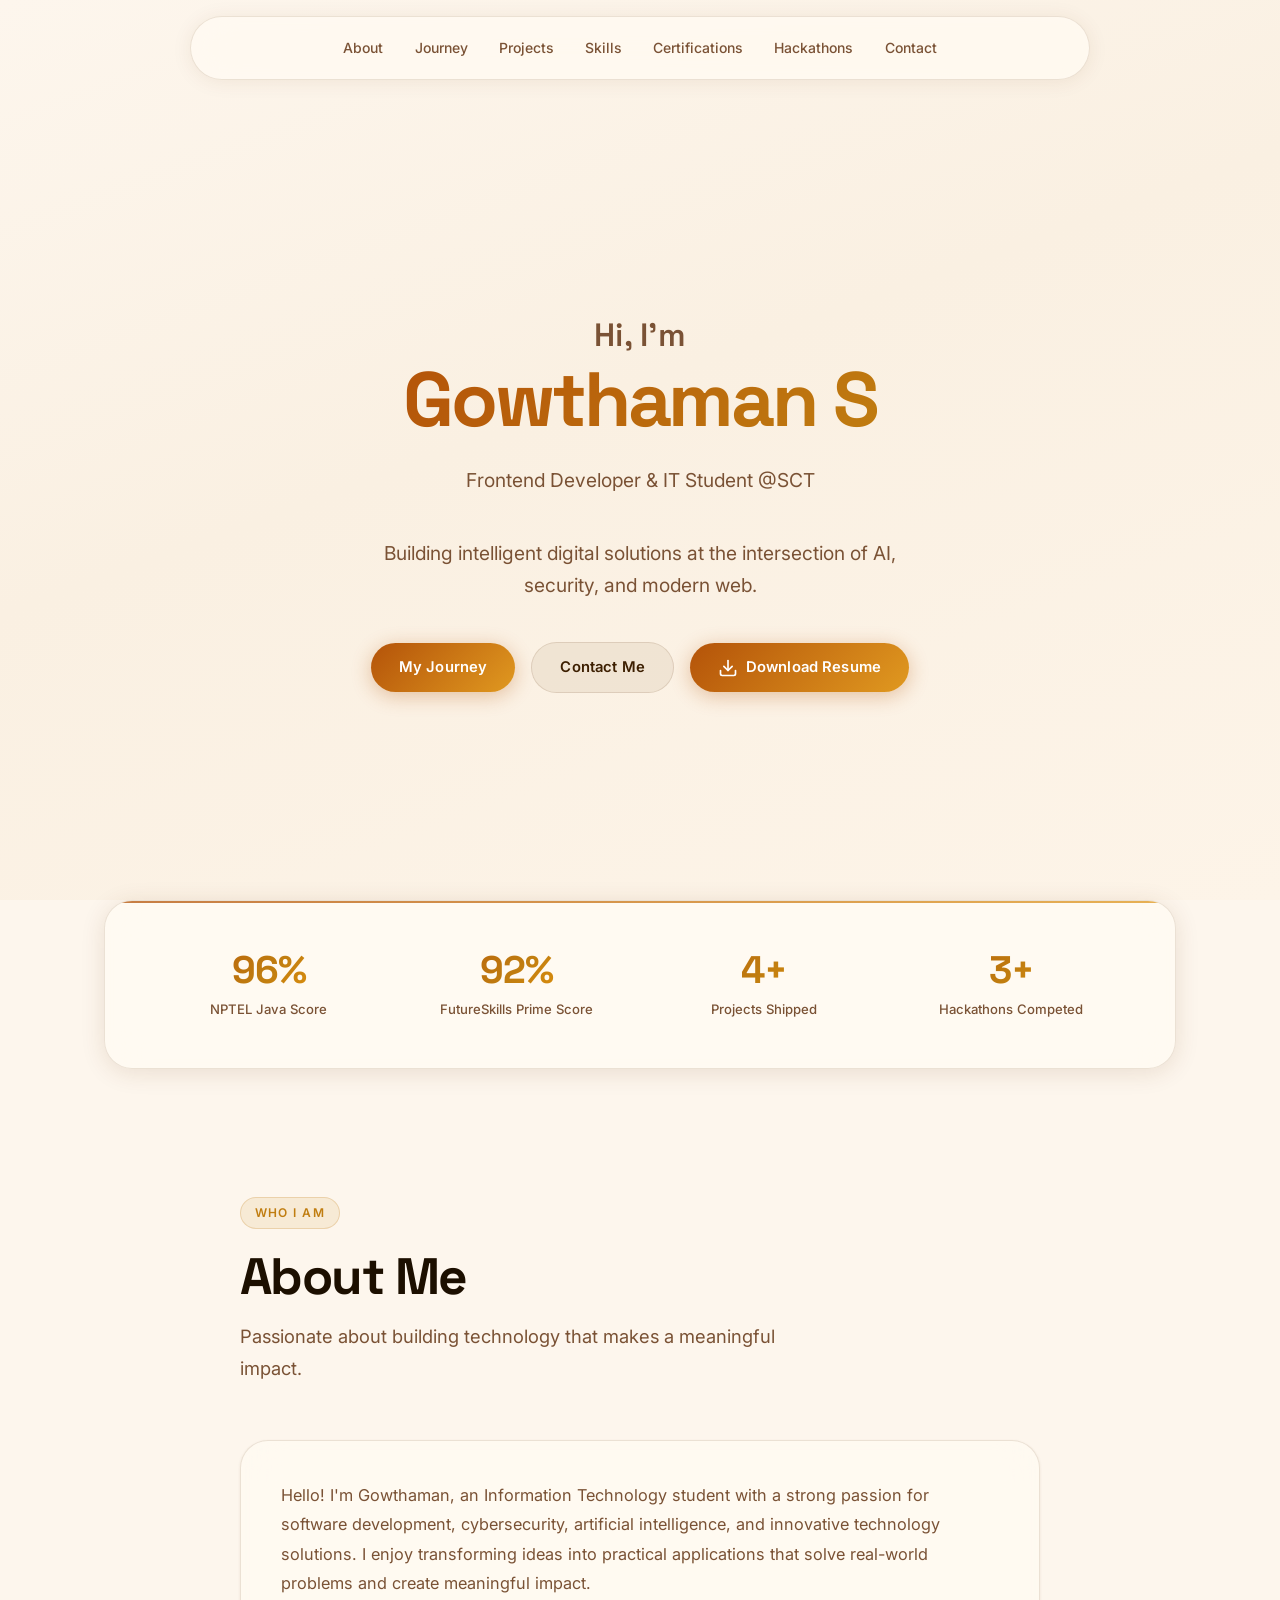
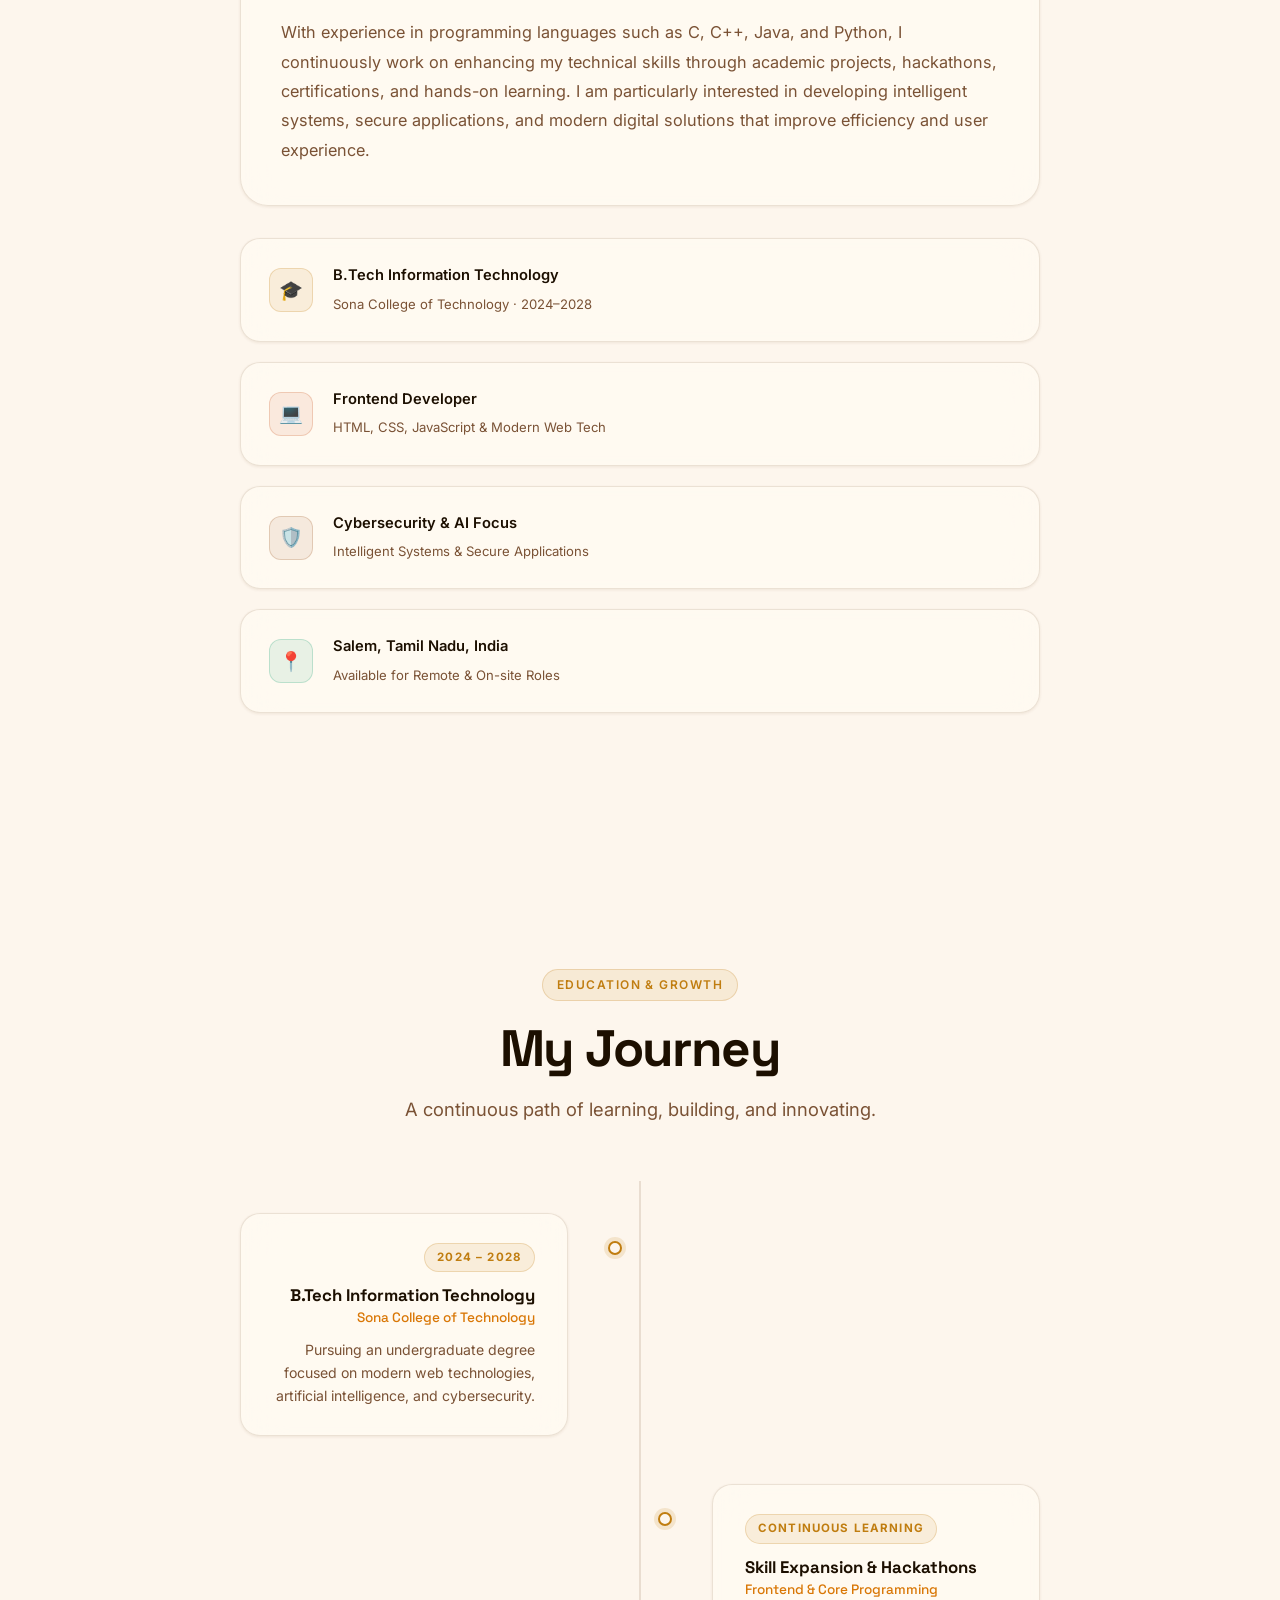
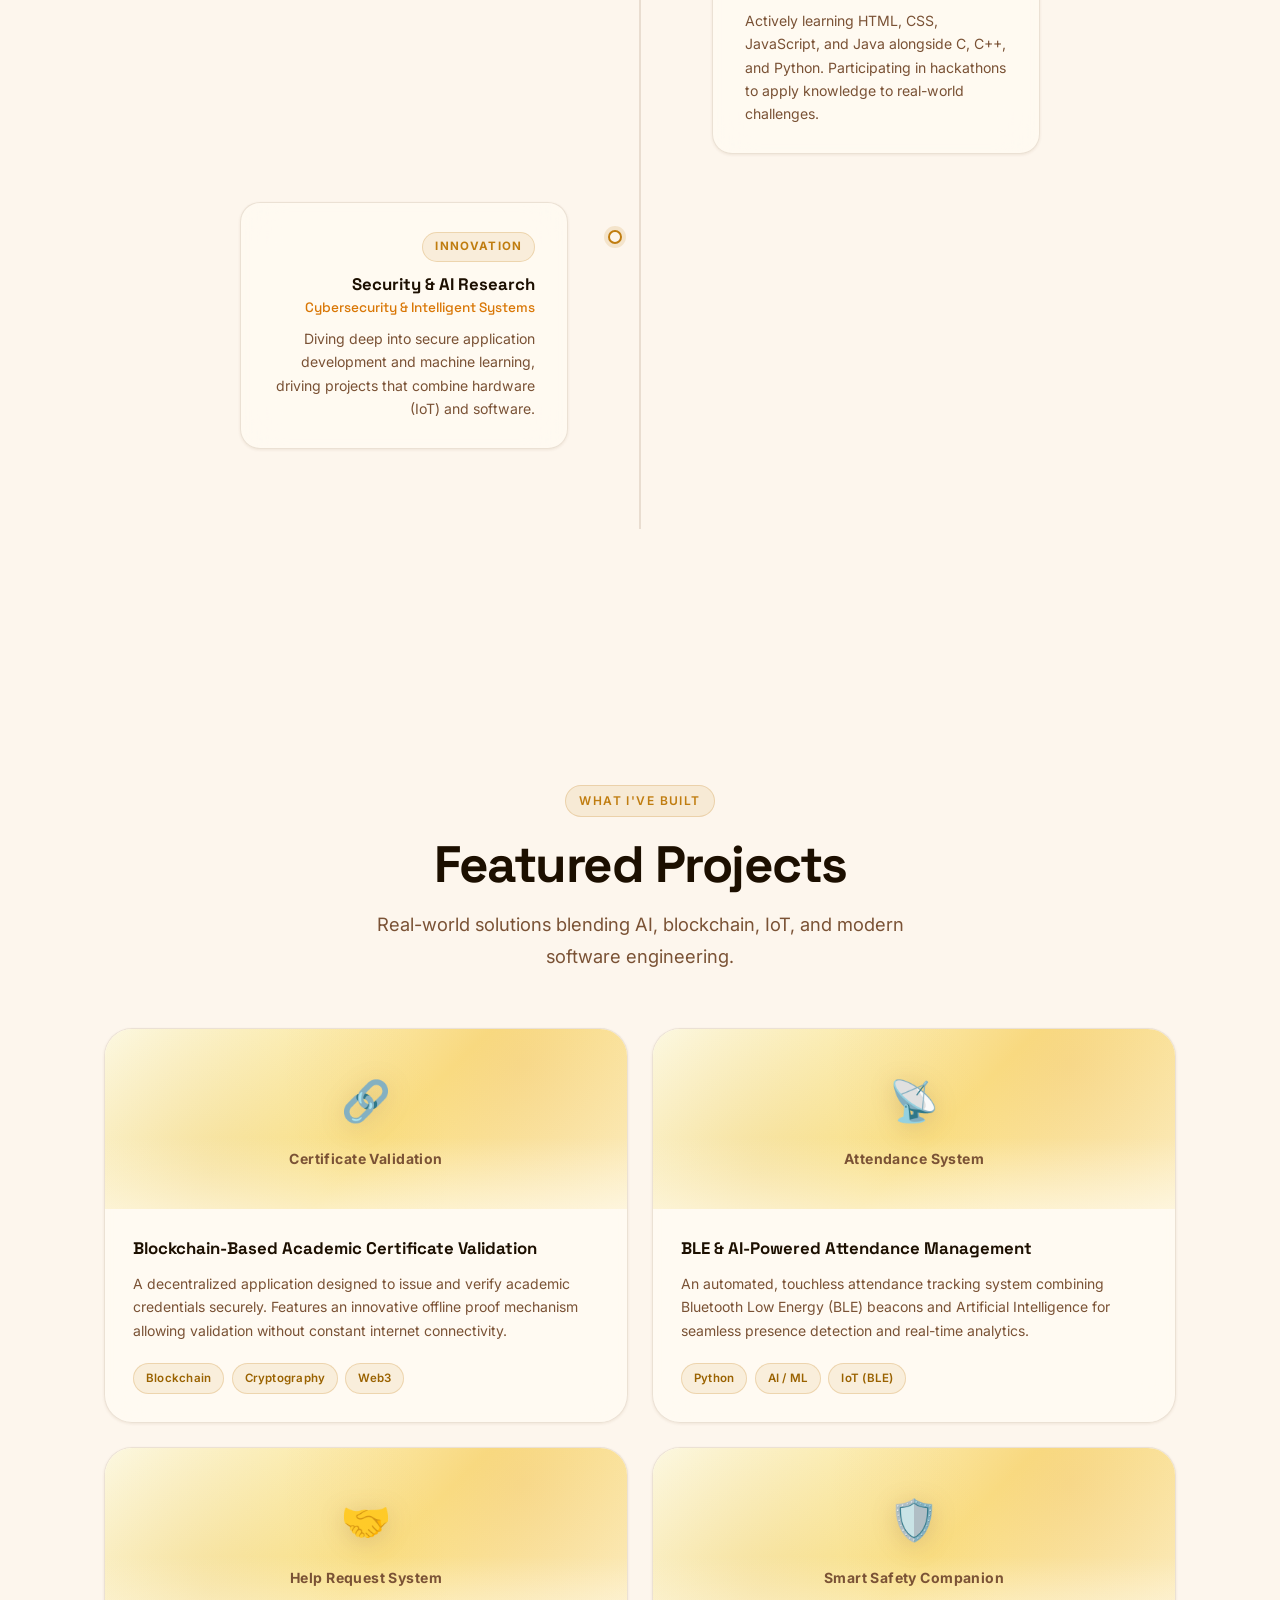
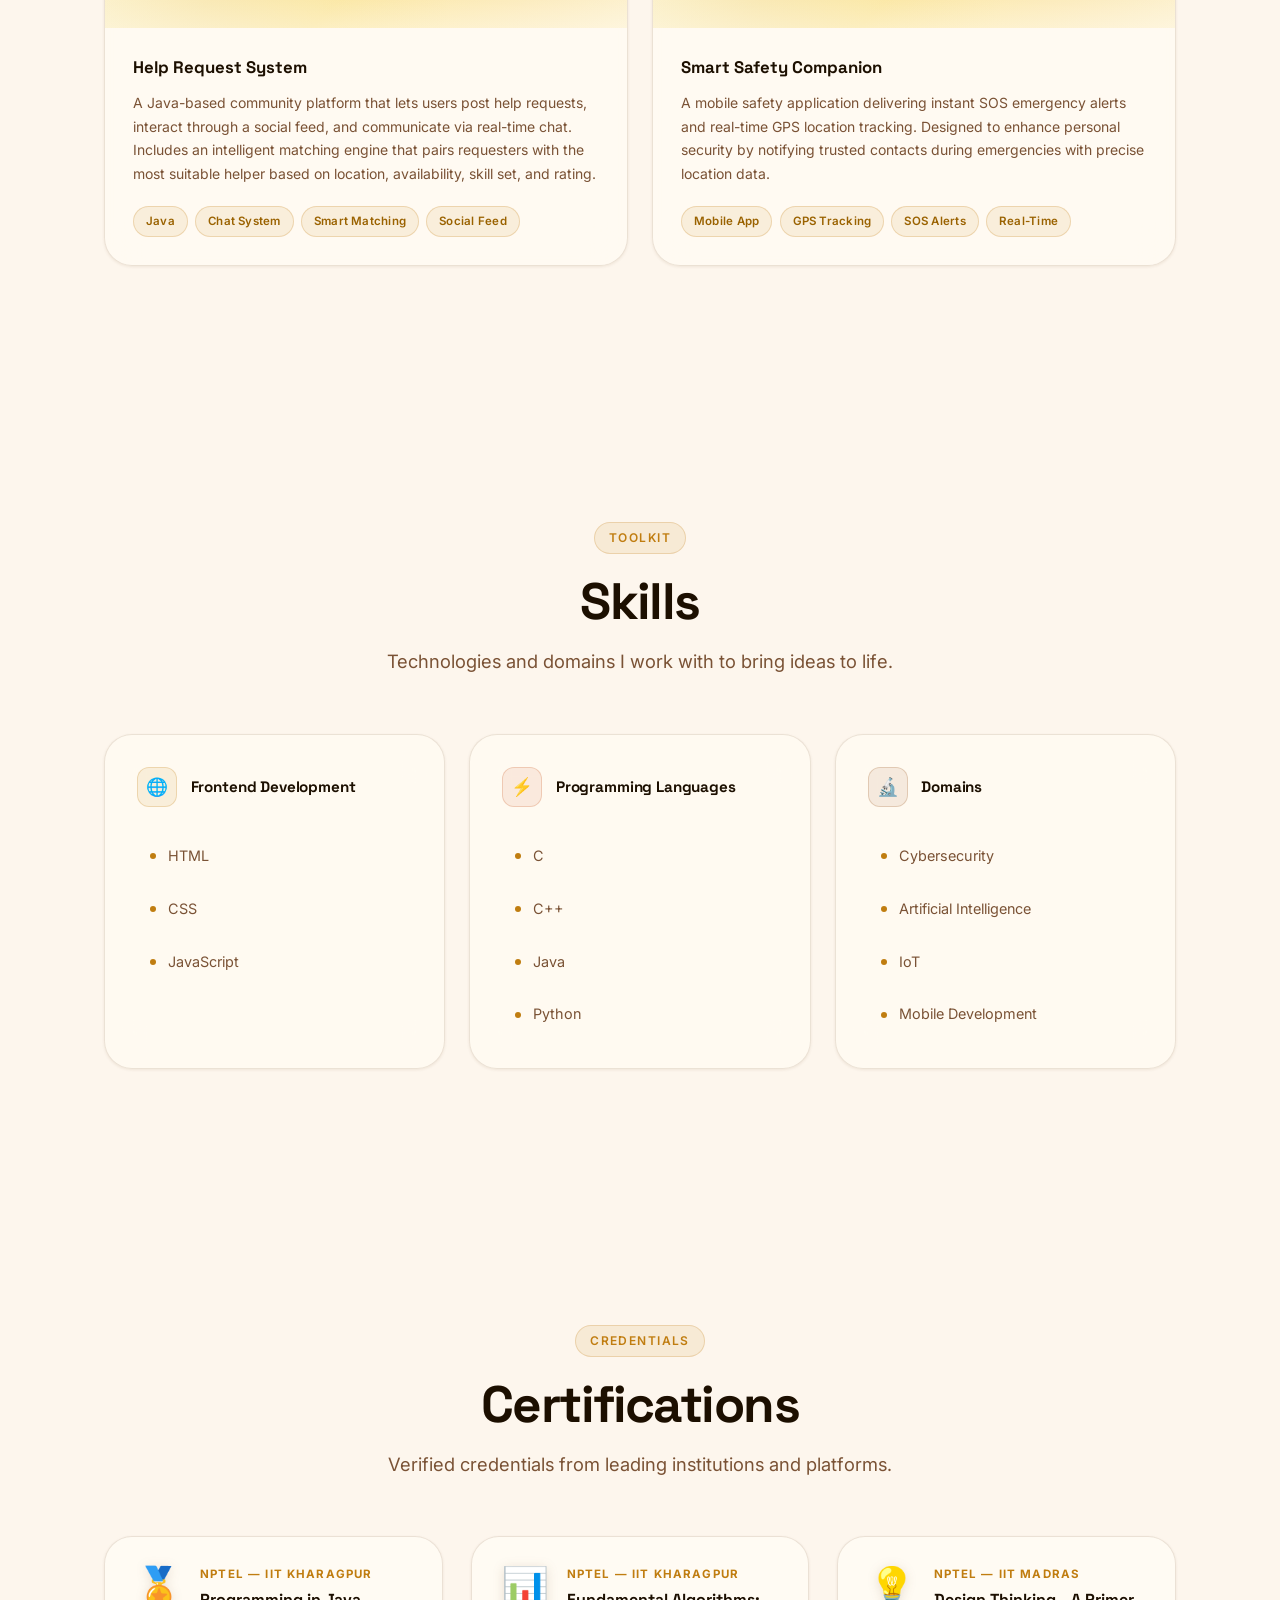
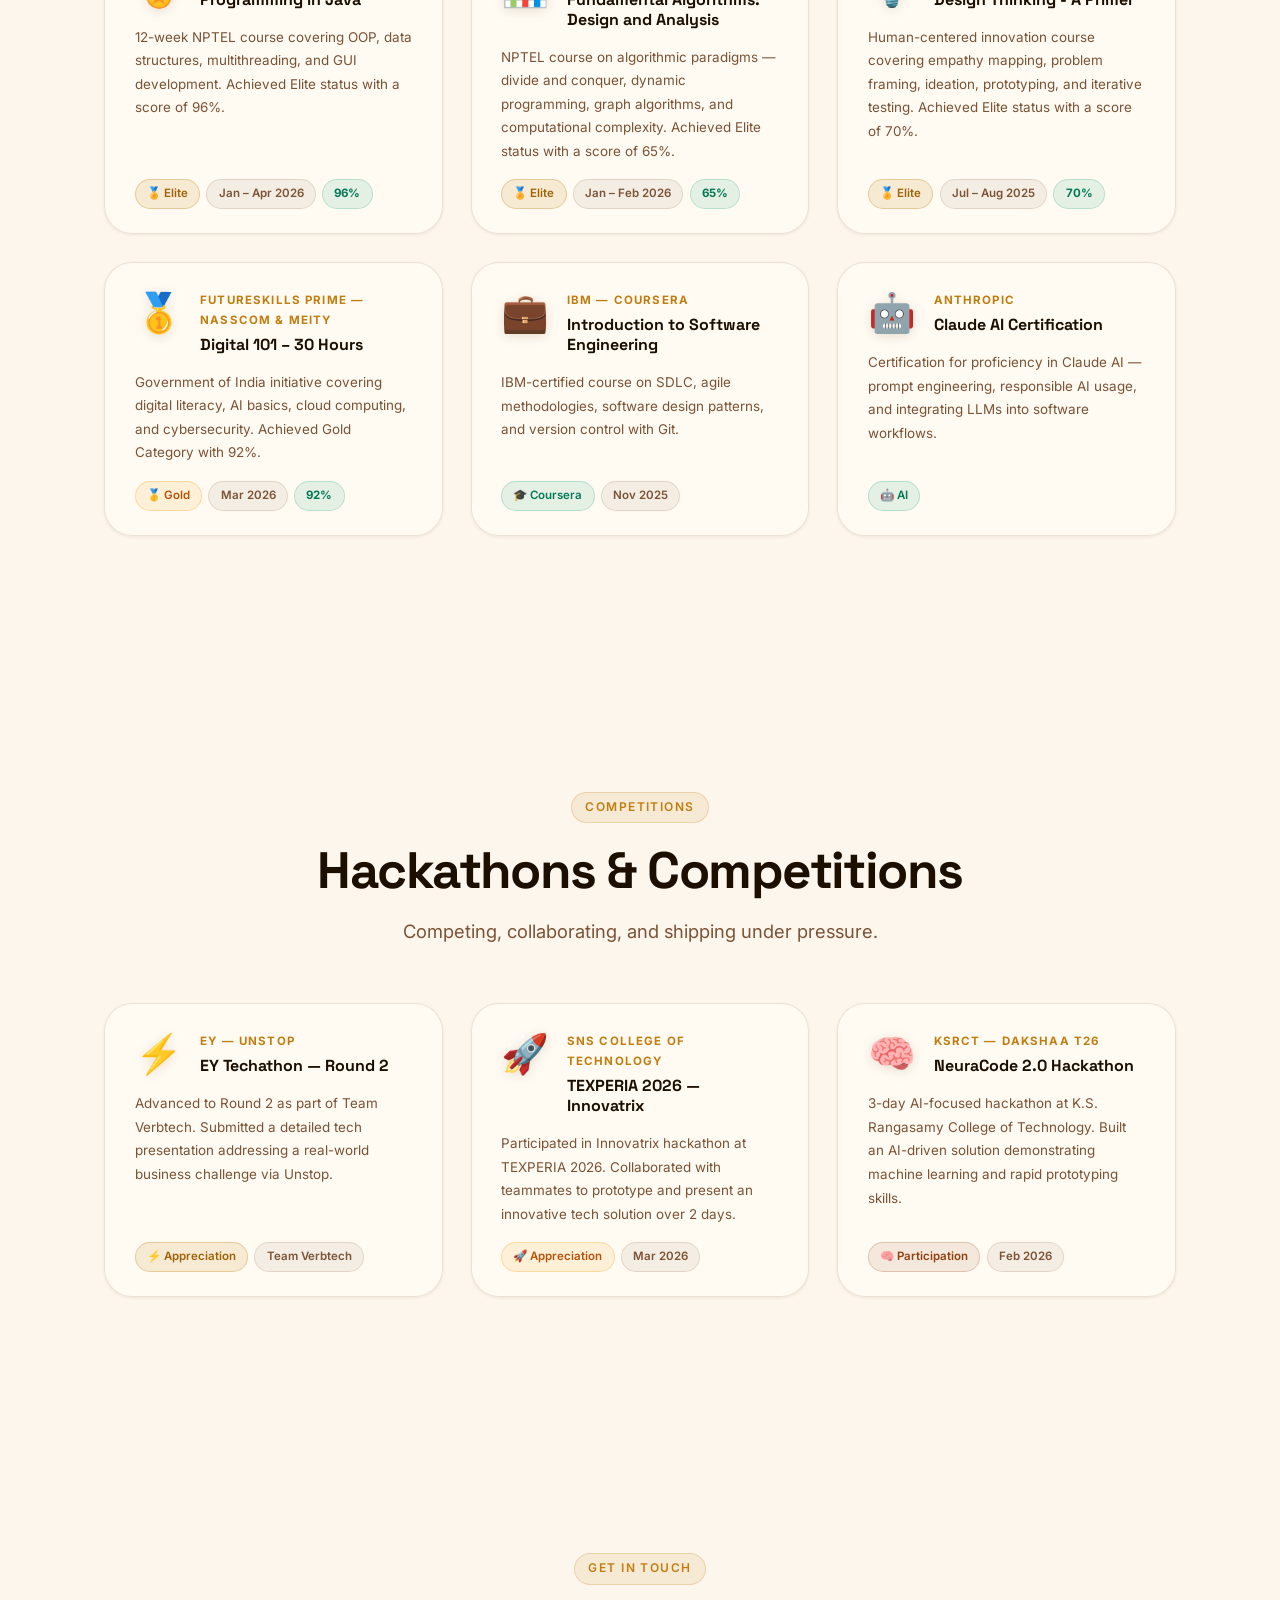
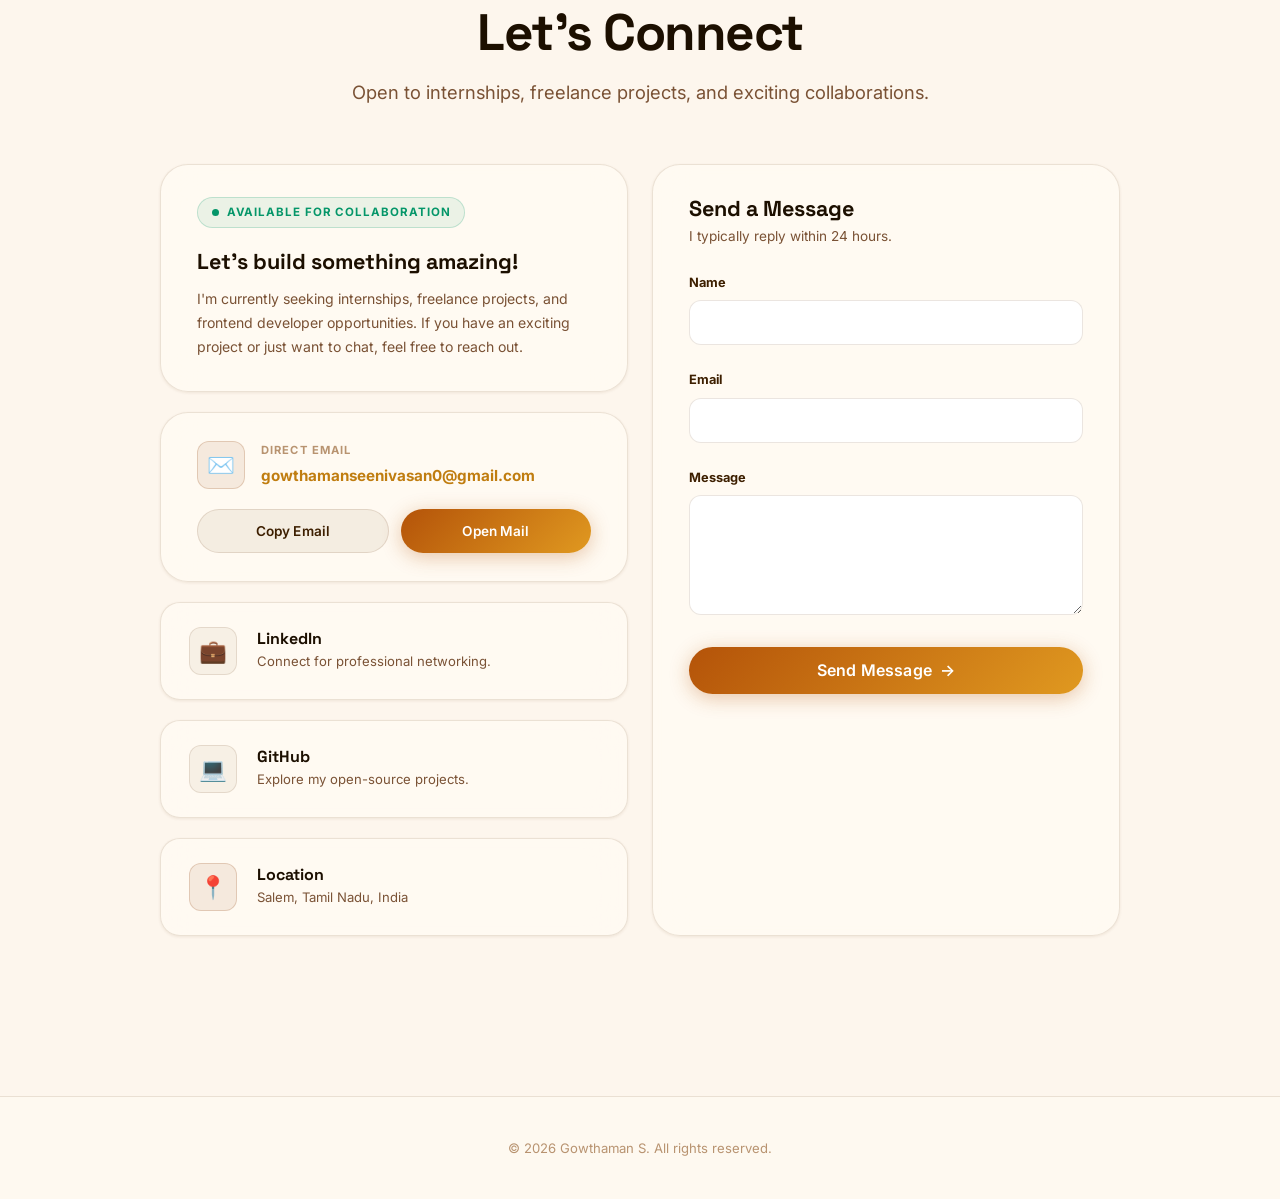
<file: index.html>
<!DOCTYPE html>
<html lang="en">
<head>
    <meta charset="UTF-8">
    <meta name="viewport" content="width=device-width, initial-scale=1.0">
    <title>Gowthaman S | Frontend Developer & IT Student</title>
    <meta name="description" content="Portfolio of Gowthaman S — IT student at Sona College of Technology, Frontend Developer & Software Engineer passionate about building innovative digital solutions in AI, cybersecurity, and modern web tech.">
    <meta name="keywords" content="Gowthaman, Portfolio, Frontend Developer, IT Student, Blockchain, BLE, AI, Cybersecurity, Java, Python">
    <meta name="author" content="Gowthaman S">
    <meta property="og:title" content="Gowthaman S | Frontend Developer">
    <meta property="og:description" content="IT student & Frontend Developer building innovative digital solutions.">
    <meta property="og:type" content="website">

    <!-- Fonts -->
    <link rel="preconnect" href="https://fonts.googleapis.com">
    <link rel="preconnect" href="https://fonts.gstatic.com" crossorigin>
    <link href="https://fonts.googleapis.com/css2?family=Inter:wght@300;400;500;600;700;800;900&family=Space+Grotesk:wght@300;400;500;600;700&display=swap" rel="stylesheet">

    <!-- Stylesheet -->
    <link rel="stylesheet" href="style.css">
</head>
<body>


    <!-- ===== NAVIGATION ===== -->
    <nav class="navbar" id="navbar" role="navigation" aria-label="Main navigation">
        <ul class="nav-links" id="navLinks" role="list">
            <li><a href="#about"          id="nav-about">About</a></li>
            <li><a href="#journey"        id="nav-journey">Journey</a></li>
            <li><a href="#projects"       id="nav-projects">Projects</a></li>
            <li><a href="#skills"         id="nav-skills">Skills</a></li>
            <li><a href="#certifications" id="nav-certs">Certifications</a></li>
            <li><a href="#hackathons"     id="nav-hack">Hackathons</a></li>
            <li><a href="#contact"        id="nav-contact">Contact</a></li>
        </ul>
        <button class="hamburger" id="hamburger" aria-label="Toggle navigation menu" aria-expanded="false">
            <span class="bar"></span>
            <span class="bar"></span>
            <span class="bar"></span>
        </button>
    </nav>

    <!-- Mobile menu overlay -->
    <div class="mobile-menu" id="mobileMenu" role="dialog" aria-label="Mobile navigation">
        <a href="#about"          class="mob-link">About</a>
        <a href="#journey"        class="mob-link">Journey</a>
        <a href="#projects"       class="mob-link">Projects</a>
        <a href="#skills"         class="mob-link">Skills</a>
        <a href="#certifications" class="mob-link">Certifications</a>
        <a href="#hackathons"     class="mob-link">Hackathons</a>
        <a href="#contact"        class="mob-link">Contact</a>
    </div>

    <main>

        <!-- ===== HERO ===== -->
        <section id="home" aria-label="Hero">

            <div class="hero-inner">
                <!-- Left / Content -->
                <div class="hero-content">
                   
                    <h1 class="hero-title anim-fade-up anim-delay-1">
                        <span class="hero-greeting">Hi, I'm</span><br>
                        <span class="name-highlight">Gowthaman S</span>
                    </h1>

                    <p class="hero-subtitle anim-fade-up anim-delay-2">
                        Frontend Developer &amp; IT Student @SCT
                    </p>
                    <p class="hero-subtitle anim-fade-up anim-delay-2">
                         Building intelligent digital solutions at the intersection of AI, security, and modern web.
                    </p>


                    <div class="hero-cta anim-fade-up anim-delay-3">
                        <a href="#journey"  class="btn btn-primary"    id="hero-cta-journey">My Journey</a>
                        <a href="#contact"  class="btn btn-secondary"  id="hero-cta-contact">Contact Me</a>
                        <a href="Resume_JPM.pdf" class="btn btn-primary" download="Gowthaman_Resume.pdf" id="hero-cta-resume" style="display: inline-flex; align-items: center; gap: 0.5rem;">
                            <svg width="20" height="20" viewBox="0 0 24 24" fill="none" stroke="currentColor" stroke-width="2" stroke-linecap="round" stroke-linejoin="round"><path d="M21 15v4a2 2 0 0 1-2 2H5a2 2 0 0 1-2-2v-4"></path><polyline points="7 10 12 15 17 10"></polyline><line x1="12" y1="15" x2="12" y2="3"></line></svg>
                            Download Resume
                        </a>
                    </div>


                </div>
            </div>


        </section>

        <!-- ===== STATS BAR ===== -->
        <div class="stats-bar" aria-label="Key achievements">
            <div class="stats-bar-inner reveal">
                <div class="stat-item">
                    <div class="stat-value" data-count="96" data-suffix="%">0%</div>
                    <div class="stat-label">NPTEL Java Score</div>
                </div>
                <div class="stat-item">
                    <div class="stat-value" data-count="92" data-suffix="%">0%</div>
                    <div class="stat-label">FutureSkills Prime Score</div>
                </div>
                <div class="stat-item">
                    <div class="stat-value" data-count="4" data-suffix="+">0+</div>
                    <div class="stat-label">Projects Shipped</div>
                </div>
                <div class="stat-item">
                    <div class="stat-value" data-count="3" data-suffix="+">0+</div>
                    <div class="stat-label">Hackathons Competed</div>
                </div>
            </div>
        </div>

        <!-- ===== ABOUT ===== -->
        <section id="about" class="section" aria-label="About Me">
            <div class="section-header reveal">
                <span class="section-label">Who I Am</span>
                <h2 class="section-title">About Me</h2>
                <p class="section-subtitle">Passionate about building technology that makes a meaningful impact.</p>
            </div>

            <div class="about-grid">
                <div class="about-main-card reveal">
                    <p>Hello! I'm Gowthaman, an Information Technology student with a strong passion for software development, cybersecurity, artificial intelligence, and innovative technology solutions. I enjoy transforming ideas into practical applications that solve real-world problems and create meaningful impact.</p>
                    <p>With experience in programming languages such as C, C++, Java, and Python, I continuously work on enhancing my technical skills through academic projects, hackathons, certifications, and hands-on learning. I am particularly interested in developing intelligent systems, secure applications, and modern digital solutions that improve efficiency and user experience.</p>
                </div>

                <div class="about-side">
                    <div class="about-info-card reveal reveal-delay-1">
                        <div class="about-info-icon icon-blue">🎓</div>
                        <div class="about-info-text">
                            <strong>B.Tech Information Technology</strong>
                            <span>Sona College of Technology · 2024–2028</span>
                        </div>
                    </div>
                    <div class="about-info-card reveal reveal-delay-2">
                        <div class="about-info-icon icon-cyan">💻</div>
                        <div class="about-info-text">
                            <strong>Frontend Developer</strong>
                            <span>HTML, CSS, JavaScript &amp; Modern Web Tech</span>
                        </div>
                    </div>
                    <div class="about-info-card reveal reveal-delay-3">
                        <div class="about-info-icon icon-violet">🛡️</div>
                        <div class="about-info-text">
                            <strong>Cybersecurity &amp; AI Focus</strong>
                            <span>Intelligent Systems &amp; Secure Applications</span>
                        </div>
                    </div>
                    <div class="about-info-card reveal reveal-delay-4">
                        <div class="about-info-icon icon-green">📍</div>
                        <div class="about-info-text">
                            <strong>Salem, Tamil Nadu, India</strong>
                            <span>Available for Remote &amp; On-site Roles</span>
                        </div>
                    </div>
                </div>
            </div>
        </section>

        <!-- ===== JOURNEY / EDUCATION ===== -->
        <section id="journey" class="section" aria-label="My Journey">
            <div class="section-header-centered reveal">
                <span class="section-label">Education &amp; Growth</span>
                <h2 class="section-title">My Journey</h2>
                <p class="section-subtitle">A continuous path of learning, building, and innovating.</p>
            </div>

            <div class="timeline-wrapper">
                <div class="timeline-track" aria-hidden="true">
                    <div class="timeline-track-fill" id="timelineFill"></div>
                </div>

                <div class="timeline-item left" id="tl-1">
                    <div class="timeline-dot" aria-hidden="true"></div>
                    <div class="timeline-content">
                        <span class="timeline-date">2024 – 2028</span>
                        <h3>B.Tech Information Technology</h3>
                        <h4>Sona College of Technology</h4>
                        <p>Pursuing an undergraduate degree focused on modern web technologies, artificial intelligence, and cybersecurity.</p>
                    </div>
                </div>

                <div class="timeline-item right" id="tl-2">
                    <div class="timeline-dot" aria-hidden="true"></div>
                    <div class="timeline-content">
                        <span class="timeline-date">Continuous Learning</span>
                        <h3>Skill Expansion &amp; Hackathons</h3>
                        <h4>Frontend &amp; Core Programming</h4>
                        <p>Actively learning HTML, CSS, JavaScript, and Java alongside C, C++, and Python. Participating in hackathons to apply knowledge to real-world challenges.</p>
                    </div>
                </div>

                <div class="timeline-item left" id="tl-3">
                    <div class="timeline-dot" aria-hidden="true"></div>
                    <div class="timeline-content">
                        <span class="timeline-date">Innovation</span>
                        <h3>Security &amp; AI Research</h3>
                        <h4>Cybersecurity &amp; Intelligent Systems</h4>
                        <p>Diving deep into secure application development and machine learning, driving projects that combine hardware (IoT) and software.</p>
                    </div>
                </div>
            </div>
        </section>

        <!-- ===== PROJECTS ===== -->
        <section id="projects" class="section" aria-label="Featured Projects">
            <div class="section-header-centered reveal">
                <span class="section-label">What I've Built</span>
                <h2 class="section-title">Featured Projects</h2>
                <p class="section-subtitle">Real-world solutions blending AI, blockchain, IoT, and modern software engineering.</p>
            </div>

            <div class="projects-grid">

                <!-- Project 1 — Certificate Validation -->
                <article class="project-card reveal" aria-label="Blockchain Certificate Validation Project">
                    <div class="project-banner proj-img-1">
                        <span class="proj-icon" aria-hidden="true">🔗</span>
                        <span class="proj-banner-title">Certificate Validation</span>
                    </div>
                    <div class="project-body">
                        <h3>Blockchain-Based Academic Certificate Validation</h3>
                        <p>A decentralized application designed to issue and verify academic credentials securely. Features an innovative offline proof mechanism allowing validation without constant internet connectivity.</p>
                        <div class="tech-stack" aria-label="Technologies used">
                            <span>Blockchain</span>
                            <span>Cryptography</span>
                            <span>Web3</span>
                        </div>
                    </div>
                </article>

                <!-- Project 2 — Attendance System -->
                <article class="project-card reveal reveal-delay-1" aria-label="BLE Attendance System Project">
                    <div class="project-banner proj-img-2">
                        <span class="proj-icon" aria-hidden="true">📡</span>
                        <span class="proj-banner-title">Attendance System</span>
                    </div>
                    <div class="project-body">
                        <h3>BLE &amp; AI-Powered Attendance Management</h3>
                        <p>An automated, touchless attendance tracking system combining Bluetooth Low Energy (BLE) beacons and Artificial Intelligence for seamless presence detection and real-time analytics.</p>
                        <div class="tech-stack" aria-label="Technologies used">
                            <span>Python</span>
                            <span>AI / ML</span>
                            <span>IoT (BLE)</span>
                        </div>
                    </div>
                </article>

                <!-- Project 3 — Help Request System -->
                <article class="project-card reveal reveal-delay-2" aria-label="Help Request System Project">
                    <div class="project-banner proj-img-3">
                        <span class="proj-icon" aria-hidden="true">🤝</span>
                        <span class="proj-banner-title">Help Request System</span>
                    </div>
                    <div class="project-body">
                        <h3>Help Request System</h3>
                        <p>A Java-based community platform that lets users post help requests, interact through a social feed, and communicate via real-time chat. Includes an intelligent matching engine that pairs requesters with the most suitable helper based on location, availability, skill set, and rating.</p>
                        <div class="tech-stack" aria-label="Technologies used">
                            <span>Java</span>
                            <span>Chat System</span>
                            <span>Smart Matching</span>
                            <span>Social Feed</span>
                        </div>
                    </div>
                </article>

                <!-- Project 4 — Smart Safety Companion -->
                <article class="project-card reveal reveal-delay-3" aria-label="Smart Safety Companion Project">
                    <div class="project-banner proj-img-4">
                        <span class="proj-icon" aria-hidden="true">🛡️</span>
                        <span class="proj-banner-title">Smart Safety Companion</span>
                    </div>
                    <div class="project-body">
                        <h3>Smart Safety Companion</h3>
                        <p>A mobile safety application delivering instant SOS emergency alerts and real-time GPS location tracking. Designed to enhance personal security by notifying trusted contacts during emergencies with precise location data.</p>
                        <div class="tech-stack" aria-label="Technologies used">
                            <span>Mobile App</span>
                            <span>GPS Tracking</span>
                            <span>SOS Alerts</span>
                            <span>Real-Time</span>
                        </div>
                    </div>
                </article>

            </div>
        </section>

        <!-- ===== SKILLS ===== -->
        <section id="skills" class="section" aria-label="Skills">
            <div class="section-header-centered reveal">
                <span class="section-label">Toolkit</span>
                <h2 class="section-title">Skills</h2>
                <p class="section-subtitle">Technologies and domains I work with to bring ideas to life.</p>
            </div>

            <div class="skills-grid">
                <div class="skill-category reveal" aria-label="Frontend Development Skills">
                    <div class="skill-cat-header">
                        <div class="skill-cat-icon icon-blue">🌐</div>
                        <h3>Frontend Development</h3>
                    </div>
                    <ul class="skill-list" role="list">
                        <li><span class="skill-dot" aria-hidden="true"></span>HTML</li>
                        <li><span class="skill-dot" aria-hidden="true"></span>CSS</li>
                        <li><span class="skill-dot" aria-hidden="true"></span>JavaScript</li>
                    </ul>
                </div>

                <div class="skill-category reveal reveal-delay-1" aria-label="Programming Languages Skills">
                    <div class="skill-cat-header">
                        <div class="skill-cat-icon icon-cyan">⚡</div>
                        <h3>Programming Languages</h3>
                    </div>
                    <ul class="skill-list" role="list">
                        <li><span class="skill-dot" aria-hidden="true"></span>C</li>
                        <li><span class="skill-dot" aria-hidden="true"></span>C++</li>
                        <li><span class="skill-dot" aria-hidden="true"></span>Java</li>
                        <li><span class="skill-dot" aria-hidden="true"></span>Python</li>
                    </ul>
                </div>

                <div class="skill-category reveal reveal-delay-2" aria-label="Domain Skills">
                    <div class="skill-cat-header">
                        <div class="skill-cat-icon icon-violet">🔬</div>
                        <h3>Domains</h3>
                    </div>
                    <ul class="skill-list" role="list">
                        <li><span class="skill-dot" aria-hidden="true"></span>Cybersecurity</li>
                        <li><span class="skill-dot" aria-hidden="true"></span>Artificial Intelligence</li>
                        <li><span class="skill-dot" aria-hidden="true"></span>IoT</li>
                        <li><span class="skill-dot" aria-hidden="true"></span>Mobile Development</li>
                    </ul>
                </div>
            </div>
        </section>

        <!-- ===== CERTIFICATIONS ===== -->
        <section id="certifications" class="section" aria-label="Certifications">
            <div class="section-header-centered reveal">
                <span class="section-label">Credentials</span>
                <h2 class="section-title">Certifications</h2>
                <p class="section-subtitle">Verified credentials from leading institutions and platforms.</p>
            </div>

            <div class="certs-desc-grid">

                <!-- NPTEL Certificates -->
                <div class="cert-desc-card reveal">
                    <div class="cert-desc-top">
                        <div class="cert-desc-emoji">🏅</div>
                        <div class="cert-desc-header">
                            <span class="cert-issuer-tag">NPTEL — IIT Kharagpur</span>
                            <h3 class="cert-desc-title">Programming in Java</h3>
                        </div>
                    </div>
                    <p class="cert-desc-text">12-week NPTEL course covering OOP, data structures, multithreading, and GUI development. Achieved Elite status with a score of 96%.</p>
                    <div class="cert-desc-tags">
                        <span class="cert-badge-tag elite">🏅 Elite</span>
                        <span class="cert-date-tag">Jan – Apr 2026</span>
                        <span class="cert-score-tag">96%</span>
                    </div>
                </div>

                <div class="cert-desc-card reveal reveal-delay-1">
                    <div class="cert-desc-top">
                        <div class="cert-desc-emoji">📊</div>
                        <div class="cert-desc-header">
                            <span class="cert-issuer-tag">NPTEL — IIT Kharagpur</span>
                            <h3 class="cert-desc-title">Fundamental Algorithms: Design and Analysis</h3>
                        </div>
                    </div>
                    <p class="cert-desc-text">NPTEL course on algorithmic paradigms — divide and conquer, dynamic programming, graph algorithms, and computational complexity. Achieved Elite status with a score of 65%.</p>
                    <div class="cert-desc-tags">
                        <span class="cert-badge-tag elite">🏅 Elite</span>
                        <span class="cert-date-tag">Jan – Feb 2026</span>
                        <span class="cert-score-tag">65%</span>
                    </div>
                </div>

                <div class="cert-desc-card reveal reveal-delay-2">
                    <div class="cert-desc-top">
                        <div class="cert-desc-emoji">💡</div>
                        <div class="cert-desc-header">
                            <span class="cert-issuer-tag">NPTEL — IIT Madras</span>
                            <h3 class="cert-desc-title">Design Thinking - A Primer</h3>
                        </div>
                    </div>
                    <p class="cert-desc-text">Human-centered innovation course covering empathy mapping, problem framing, ideation, prototyping, and iterative testing. Achieved Elite status with a score of 70%.</p>
                    <div class="cert-desc-tags">
                        <span class="cert-badge-tag elite">🏅 Elite</span>
                        <span class="cert-date-tag">Jul – Aug 2025</span>
                        <span class="cert-score-tag">70%</span>
                    </div>
                </div>

                <!-- Remaining Certificates -->
                <div class="cert-desc-card reveal reveal-delay-3">
                    <div class="cert-desc-top">
                        <div class="cert-desc-emoji">🥇</div>
                        <div class="cert-desc-header">
                            <span class="cert-issuer-tag">FutureSkills Prime — NASSCOM &amp; MeitY</span>
                            <h3 class="cert-desc-title">Digital 101 – 30 Hours</h3>
                        </div>
                    </div>
                    <p class="cert-desc-text">Government of India initiative covering digital literacy, AI basics, cloud computing, and cybersecurity. Achieved Gold Category with 92%.</p>
                    <div class="cert-desc-tags">
                        <span class="cert-badge-tag gold">🥇 Gold</span>
                        <span class="cert-date-tag">Mar 2026</span>
                        <span class="cert-score-tag">92%</span>
                    </div>
                </div>

                <div class="cert-desc-card reveal">
                    <div class="cert-desc-top">
                        <div class="cert-desc-emoji">💼</div>
                        <div class="cert-desc-header">
                            <span class="cert-issuer-tag">IBM — Coursera</span>
                            <h3 class="cert-desc-title">Introduction to Software Engineering</h3>
                        </div>
                    </div>
                    <p class="cert-desc-text">IBM-certified course on SDLC, agile methodologies, software design patterns, and version control with Git.</p>
                    <div class="cert-desc-tags">
                        <span class="cert-badge-tag coursera">🎓 Coursera</span>
                        <span class="cert-date-tag">Nov 2025</span>
                    </div>
                </div>

                <div class="cert-desc-card reveal reveal-delay-1">
                    <div class="cert-desc-top">
                        <div class="cert-desc-emoji">🤖</div>
                        <div class="cert-desc-header">
                            <span class="cert-issuer-tag">Anthropic</span>
                            <h3 class="cert-desc-title">Claude AI Certification</h3>
                        </div>
                    </div>
                    <p class="cert-desc-text">Certification for proficiency in Claude AI — prompt engineering, responsible AI usage, and integrating LLMs into software workflows.</p>
                    <div class="cert-desc-tags">
                        <span class="cert-badge-tag coursera">🤖 AI</span>
                    </div>
                </div>

            </div>
        </section>

        <!-- ===== HACKATHONS ===== -->
        <section id="hackathons" class="section" aria-label="Hackathons and Competitions">
            <div class="section-header-centered reveal">
                <span class="section-label">Competitions</span>
                <h2 class="section-title">Hackathons &amp; Competitions</h2>
                <p class="section-subtitle">Competing, collaborating, and shipping under pressure.</p>
            </div>

            <div class="certs-desc-grid">

                <div class="cert-desc-card reveal">
                    <div class="cert-desc-top">
                        <div class="cert-desc-emoji">⚡</div>
                        <div class="cert-desc-header">
                            <span class="cert-issuer-tag">EY — Unstop</span>
                            <h3 class="cert-desc-title">EY Techathon — Round 2</h3>
                        </div>
                    </div>
                    <p class="cert-desc-text">Advanced to Round 2 as part of Team Verbtech. Submitted a detailed tech presentation addressing a real-world business challenge via Unstop.</p>
                    <div class="cert-desc-tags">
                        <span class="cert-badge-tag elite">⚡ Appreciation</span>
                        <span class="cert-date-tag">Team Verbtech</span>
                    </div>
                </div>

                <div class="cert-desc-card reveal reveal-delay-1">
                    <div class="cert-desc-top">
                        <div class="cert-desc-emoji">🚀</div>
                        <div class="cert-desc-header">
                            <span class="cert-issuer-tag">SNS College of Technology</span>
                            <h3 class="cert-desc-title">TEXPERIA 2026 — Innovatrix</h3>
                        </div>
                    </div>
                    <p class="cert-desc-text">Participated in Innovatrix hackathon at TEXPERIA 2026. Collaborated with teammates to prototype and present an innovative tech solution over 2 days.</p>
                    <div class="cert-desc-tags">
                        <span class="cert-badge-tag gold">🚀 Appreciation</span>
                        <span class="cert-date-tag">Mar 2026</span>
                    </div>
                </div>

                <div class="cert-desc-card reveal reveal-delay-2">
                    <div class="cert-desc-top">
                        <div class="cert-desc-emoji">🧠</div>
                        <div class="cert-desc-header">
                            <span class="cert-issuer-tag">KSRCT — DAKSHAA T26</span>
                            <h3 class="cert-desc-title">NeuraCode 2.0 Hackathon</h3>
                        </div>
                    </div>
                    <p class="cert-desc-text">3-day AI-focused hackathon at K.S. Rangasamy College of Technology. Built an AI-driven solution demonstrating machine learning and rapid prototyping skills.</p>
                    <div class="cert-desc-tags">
                        <span class="cert-badge-tag cisco">🧠 Participation</span>
                        <span class="cert-date-tag">Feb 2026</span>
                    </div>
                </div>

            </div>
        </section>


        <!-- ===== CONTACT ===== -->
        <section id="contact" class="section" aria-label="Contact">
            <div class="section-header-centered reveal">
                <span class="section-label">Get in Touch</span>
                <h2 class="section-title">Let's Connect</h2>
                <p class="section-subtitle">Open to internships, freelance projects, and exciting collaborations.</p>
            </div>

            <div class="contact-grid">
                <!-- Left Column -->
                <div class="contact-info-col">
                    <div class="contact-status-card reveal">
                        <div class="status-indicator" role="status" aria-label="Available for collaboration">
                            <span class="pulse-dot" aria-hidden="true"></span>
                            <span class="status-text">Available for Collaboration</span>
                        </div>
                        <h3>Let's build something amazing!</h3>
                        <p>I'm currently seeking internships, freelance projects, and frontend developer opportunities. If you have an exciting project or just want to chat, feel free to reach out.</p>
                    </div>

                    <div class="contact-direct-card reveal reveal-delay-1">
                        <div class="direct-header">
                            <div class="direct-icon" aria-hidden="true">✉️</div>
                            <div class="direct-details">
                                <span class="direct-label">Direct Email</span>
                                <a href="mailto:gowthamanseenivasan0@gmail.com" class="direct-email-link" aria-label="Send email to Gowthaman">gowthamanseenivasan0@gmail.com</a>
                            </div>
                        </div>
                        <div class="direct-actions">
                            <button id="copyEmailBtn" class="btn btn-secondary" onclick="copyEmail()" aria-label="Copy email address">
                                <span class="btn-text">Copy Email</span>
                            </button>
                            <a href="mailto:gowthamanseenivasan0@gmail.com" class="btn btn-primary" aria-label="Open email client">Open Mail</a>
                        </div>
                    </div>

                    <!-- Socials moved to left column -->
                    <div class="contact-social-col">
                        <a href="https://www.linkedin.com/in/gowthaman-s-242186327" target="_blank" rel="noopener" class="social-card linkedin reveal reveal-delay-2" aria-label="View LinkedIn profile">
                            <div class="social-icon" aria-hidden="true">💼</div>
                            <div class="social-info">
                                <h3>LinkedIn</h3>
                                <p>Connect for professional networking.</p>
                            </div>
                        </a>

                        <a href="https://github.com/gowthaman0102" target="_blank" rel="noopener" class="social-card github reveal reveal-delay-3" aria-label="View GitHub profile">
                            <div class="social-icon" aria-hidden="true">💻</div>
                            <div class="social-info">
                                <h3>GitHub</h3>
                                <p>Explore my open-source projects.</p>
                            </div>
                        </a>

                        <div class="social-card location-timezone reveal reveal-delay-4" aria-label="Location information">
                            <div class="social-icon" aria-hidden="true">📍</div>
                            <div class="social-info">
                                <h3>Location</h3>
                                <p>Salem, Tamil Nadu, India</p>
                            </div>
                        </div>
                    </div>
                </div>

                <!-- Right Column: Contact Form -->
                <div class="contact-form-col reveal reveal-delay-2">
                    <form id="contactForm" class="contact-form" action="https://formsubmit.co/gowthamanseenivasan0@gmail.com" method="POST" aria-label="Contact Form">
                        <input type="hidden" name="_subject" value="New message from Portfolio Contact Form">
                        <input type="hidden" name="_captcha" value="false">
                        <input type="text" name="_honey" style="display:none">
                        <div class="form-header">
                            <h3>Send a Message</h3>
                            <p>I typically reply within 24 hours.</p>
                        </div>
                        <div class="form-group">
                            <label for="userName">Name</label>
                            <input type="text" id="userName" name="name" required />
                        </div>
                        <div class="form-group">
                            <label for="userEmail">Email</label>
                            <input type="email" id="userEmail" name="email" required />
                        </div>
                        <div class="form-group">
                            <label for="userMessage">Message</label>
                            <textarea id="userMessage" name="message" rows="4" required></textarea>
                        </div>
                        <button type="submit" class="btn btn-primary form-submit-btn">
                            <span class="btn-text">Send Message</span>
                            <span class="btn-icon">→</span>
                        </button>
                    </form>
                </div>
            </div>
        </section>

    </main>

    <!-- ===== FOOTER ===== -->
    <footer role="contentinfo">
        <div class="footer-inner">
            <p>© 2026 Gowthaman S. All rights reserved.</p>
        </div>
    </footer>

    <!-- Toast notification -->
    <div class="toast" id="toast" role="alert" aria-live="polite">
        <span class="toast-icon">✓</span>
        <span id="toastMsg">Email copied to clipboard!</span>
    </div>

    <script src="script.js"></script>
</body>
</html>
</file>
<file: style.css>
/* ============================================================
   GOOGLE FONTS — Inter + Space Grotesk
   ============================================================ */
@import url('https://fonts.googleapis.com/css2?family=Inter:wght@300;400;500;600;700;800;900&family=Space+Grotesk:wght@300;400;500;600;700&display=swap');

/* ============================================================
   DESIGN TOKENS — Warm Cream & Gold Luxury
   ============================================================ */
:root {
    /* Backgrounds */
    --bg-deep:        #fdf6ed;
    --bg-dark:        #f7ece0;
    --bg-darker:      #f0dfc8;
    --bg-card:        rgba(255, 251, 243, 0.92);
    --bg-glass:       rgba(255, 251, 243, 0.72);

    /* Brand Colors */
    --primary:        #c07d10;
    --primary-dark:   #9a6200;
    --primary-light:  #e09920;
    --secondary:      #c2410c;
    --accent:         #92400e;
    --accent-light:   #d97706;
    --green:          #059669;

    /* Text */
    --text-primary:   #1c0f00;
    --text-secondary: #3d1f00;
    --text-muted:     #7a5235;
    --text-dim:       #b89370;

    /* Borders */
    --border:         rgba(100, 60, 20, 0.13);
    --border-hover:   rgba(192, 125, 16, 0.4);
    --border-accent:  rgba(146, 64, 14, 0.32);

    /* Gradients */
    --grad-primary:   linear-gradient(135deg, #b45309, #e09920);
    --grad-cyan:      linear-gradient(135deg, #c2410c, #c07d10);
    --grad-hero:      linear-gradient(135deg, #b45309 0%, #c07d10 50%, #f59e0b 100%);
    --grad-text:      linear-gradient(135deg, #1c0f00 0%, #3d1f00 50%, #7a5235 100%);

    /* Shadows */
    --shadow-sm:      0 1px 3px rgba(100, 50, 10, 0.09);
    --shadow-md:      0 4px 24px rgba(100, 50, 10, 0.12);
    --shadow-lg:      0 8px 48px rgba(100, 50, 10, 0.16);
    --shadow-glow-b:  0 0 40px rgba(192, 125, 16, 0.22);
    --shadow-glow-v:  0 0 40px rgba(194, 65, 12, 0.2);
    --shadow-glow-c:  0 0 40px rgba(245, 158, 11, 0.2);

    /* Layout */
    --radius-sm:      8px;
    --radius-md:      12px;
    --radius-lg:      20px;
    --radius-xl:      28px;
    --radius-full:    9999px;
    --section-pad:    clamp(80px, 10vw, 130px);
    --max-width:      1200px;

    /* Transitions */
    --ease-out:       cubic-bezier(0.16, 1, 0.3, 1);
    --ease-spring:    cubic-bezier(0.34, 1.56, 0.64, 1);
    --transition:     all 0.35s var(--ease-out);
}

/* ============================================================
   RESET & BASE
   ============================================================ */
*, *::before, *::after {
    margin: 0;
    padding: 0;
    box-sizing: border-box;
}

html {
    scroll-behavior: smooth;
    -webkit-text-size-adjust: 100%;
}

body {
    font-family: 'Inter', 'Space Grotesk', sans-serif;
    background: linear-gradient(160deg, #fdf6ed 0%, #faf0e2 45%, #fdf4e8 100%) fixed;
    background-color: #fdf6ed;
    color: var(--text-secondary);
    line-height: 1.7;
    overflow-x: hidden;
    position: relative;
    -webkit-font-smoothing: antialiased;
    -moz-osx-font-smoothing: grayscale;
}

/* ============================================================
   TYPOGRAPHY
   ============================================================ */
h1, h2, h3, h4, h5 {
    font-family: 'Space Grotesk', 'Inter', sans-serif;
    font-weight: 700;
    line-height: 1.15;
    color: var(--text-primary);
}

.gradient-text {
    background: var(--grad-hero);
    -webkit-background-clip: text;
    -webkit-text-fill-color: transparent;
    background-clip: text;
}

.gradient-text-subtle {
    background: var(--grad-primary);
    -webkit-background-clip: text;
    -webkit-text-fill-color: transparent;
    background-clip: text;
}

/* ============================================================
   NAVIGATION
   ============================================================ */
.navbar {
    display: flex;
    justify-content: center;
    align-items: center;
    padding: 0 1.5rem;
    height: 64px;
    position: fixed;
    top: 16px;
    left: 50%;
    transform: translateX(-50%);
    width: min(900px, calc(100% - 40px));
    z-index: 1000;
    background: rgba(255, 251, 243, 0.82);
    backdrop-filter: blur(20px) saturate(180%);
    -webkit-backdrop-filter: blur(20px) saturate(180%);
    border: 1px solid rgba(100, 60, 20, 0.13);
    border-radius: var(--radius-full);
    transition: var(--transition);
    box-shadow: 0 2px 20px rgba(100, 50, 10, 0.08);
}

.navbar.scrolled {
    background: rgba(255, 251, 243, 0.96);
    border-color: rgba(192, 125, 16, 0.2);
    box-shadow: 0 4px 32px rgba(100, 50, 10, 0.12), 0 0 0 1px rgba(100, 50, 10, 0.04);
}

.nav-links {
    display: flex;
    list-style: none;
    gap: 0.25rem;
    align-items: center;
}

.nav-links a {
    color: var(--text-muted);
    text-decoration: none;
    font-size: 0.875rem;
    font-weight: 500;
    padding: 0.45rem 0.85rem;
    border-radius: var(--radius-full);
    transition: var(--transition);
    position: relative;
    white-space: nowrap;
}

.nav-links a:hover,
.nav-links a.active {
    color: var(--text-primary);
    background: rgba(100, 55, 10, 0.07);
}

.nav-links a.active {
    color: var(--primary);
    background: rgba(192, 125, 16, 0.1);
}

/* Hamburger */
.hamburger {
    display: none;
    cursor: pointer;
    flex-direction: column;
    gap: 5px;
    padding: 4px;
    z-index: 1010;
    position: absolute;
    right: 1.25rem;
    top: 50%;
    transform: translateY(-50%);
    background: none;
    border: none;
}

.bar {
    display: block;
    width: 22px;
    height: 2px;
    background: var(--text-muted);
    border-radius: 2px;
    transition: var(--transition);
}

.hamburger.active .bar:nth-child(1) { transform: translateY(7px) rotate(45deg); }
.hamburger.active .bar:nth-child(2) { opacity: 0; transform: scaleX(0); }
.hamburger.active .bar:nth-child(3) { transform: translateY(-7px) rotate(-45deg); }

/* Mobile Menu */
.mobile-menu {
    display: none;
    position: fixed;
    inset: 0;
    background: rgba(253, 246, 237, 0.98);
    backdrop-filter: blur(24px);
    z-index: 999;
    flex-direction: column;
    align-items: center;
    justify-content: center;
    gap: 1rem;
    opacity: 0;
    pointer-events: none;
    transition: opacity 0.3s var(--ease-out);
}

.mobile-menu.active {
    opacity: 1;
    pointer-events: all;
}

.mobile-menu a {
    color: var(--text-secondary);
    text-decoration: none;
    font-size: 1.5rem;
    font-weight: 600;
    font-family: 'Space Grotesk', sans-serif;
    transition: var(--transition);
    padding: 0.5rem 2rem;
}

.mobile-menu a:hover {
    color: var(--text-primary);
    background: var(--grad-primary);
    -webkit-background-clip: text;
    -webkit-text-fill-color: transparent;
    background-clip: text;
}

/* ============================================================
   LAYOUT
   ============================================================ */
main {
    position: relative;
    z-index: 1;
}

.section {
    padding: var(--section-pad) 5%;
    max-width: var(--max-width);
    margin: 0 auto;
}

.section-label {
    display: inline-flex;
    align-items: center;
    gap: 0.5rem;
    font-size: 0.75rem;
    font-weight: 600;
    letter-spacing: 0.12em;
    text-transform: uppercase;
    color: var(--primary);
    background: rgba(192, 125, 16, 0.1);
    border: 1px solid rgba(192, 125, 16, 0.22);
    padding: 0.3rem 0.85rem;
    border-radius: var(--radius-full);
    margin-bottom: 1.25rem;
}

.section-title {
    font-size: clamp(2rem, 4vw, 3.25rem);
    font-weight: 700;
    letter-spacing: -0.03em;
    color: var(--text-primary);
    margin-bottom: 1rem;
    line-height: 1.1;
}

.section-subtitle {
    font-size: clamp(1rem, 2vw, 1.15rem);
    color: var(--text-muted);
    max-width: 580px;
    line-height: 1.7;
    margin-bottom: 3.5rem;
}

.section-header-centered {
    text-align: center;
    display: flex;
    flex-direction: column;
    align-items: center;
}

.section-header {
    max-width: 800px;
    margin: 0 auto;
    text-align: left;
    display: flex;
    flex-direction: column;
    align-items: flex-start;
}

/* ============================================================
   GLASS CARD
   ============================================================ */
.glass-card {
    background: var(--bg-glass);
    border: 1px solid var(--border);
    border-radius: var(--radius-lg);
    backdrop-filter: blur(20px);
    -webkit-backdrop-filter: blur(20px);
    transition: var(--transition);
    box-shadow: var(--shadow-sm);
}

.glass-card:hover {
    border-color: var(--border-hover);
    box-shadow: var(--shadow-glow-b);
    transform: translateY(-4px);
}

/* ============================================================
   BUTTONS
   ============================================================ */
.btn {
    display: inline-flex;
    align-items: center;
    justify-content: center;
    gap: 0.5rem;
    padding: 0.75rem 1.75rem;
    border-radius: var(--radius-full);
    font-family: 'Inter', sans-serif;
    font-weight: 600;
    font-size: 0.925rem;
    text-decoration: none;
    border: none;
    cursor: pointer;
    transition: var(--transition);
    white-space: nowrap;
    position: relative;
    overflow: hidden;
    letter-spacing: 0.01em;
}

.btn::after {
    content: '';
    position: absolute;
    inset: 0;
    background: white;
    opacity: 0;
    border-radius: inherit;
    transition: opacity 0.3s ease;
}
.btn:active::after { opacity: 0.1; }

.btn-primary {
    background: var(--grad-primary);
    color: #fff;
    box-shadow: 0 4px 20px rgba(180, 83, 9, 0.32);
}

.btn-primary:hover {
    box-shadow: 0 8px 32px rgba(180, 83, 9, 0.48);
    transform: translateY(-2px) scale(1.01);
}

.btn-secondary {
    background: rgba(100, 55, 10, 0.07);
    color: var(--text-secondary);
    border: 1px solid var(--border);
}

.btn-secondary:hover {
    background: rgba(100, 55, 10, 0.12);
    border-color: rgba(100, 55, 10, 0.22);
    color: var(--text-primary);
    transform: translateY(-2px);
}

/* ============================================================
   HERO SECTION
   ============================================================ */
#home {
    position: relative;
    min-height: 100vh;
    display: flex;
    align-items: center;
    padding: 0 5%;
    padding-top: 120px;
    overflow: hidden;
}

.hero-inner {
    max-width: 760px;
    margin: 0 auto;
    width: 100%;
    display: flex;
    flex-direction: column;
    align-items: center;
    text-align: center;
}

/* Badge */
.hero-badge {
    display: inline-flex;
    align-items: center;
    gap: 0.5rem;
    font-size: 0.8rem;
    font-weight: 600;
    color: var(--secondary);
    background: rgba(194, 65, 12, 0.09);
    border: 1px solid rgba(194, 65, 12, 0.22);
    padding: 0.35rem 1rem;
    border-radius: var(--radius-full);
    margin-bottom: 1.5rem;
    letter-spacing: 0.05em;
}

.hero-badge .dot {
    width: 6px;
    height: 6px;
    border-radius: 50%;
    background: var(--secondary);
    animation: blink 2s ease-in-out infinite;
}

@keyframes blink {
    0%, 100% { opacity: 1; }
    50%       { opacity: 0.3; }
}

/* Heading */
.hero-title {
    font-size: clamp(2.5rem, 6vw, 5.5rem);
    font-weight: 800;
    letter-spacing: -0.04em;
    line-height: 1.05;
    margin-bottom: 1.5rem;
    color: var(--text-primary);
}

.hero-greeting {
    font-size: 0.42em;
    font-weight: 600;
    letter-spacing: 0.01em;
    color: var(--text-muted);
    display: inline-block;
}

.hero-title .name-highlight {
    background: var(--grad-hero);
    -webkit-background-clip: text;
    -webkit-text-fill-color: transparent;
    background-clip: text;
    background-size: 200% 200%;
    animation: gradientShift 4s ease infinite;
}

@keyframes gradientShift {
    0%, 100% { background-position: 0% 50%; }
    50%       { background-position: 100% 50%; }
}

.hero-subtitle {
    font-size: clamp(1rem, 2vw, 1.2rem);
    color: var(--text-muted);
    margin-bottom: 2.5rem;
    line-height: 1.7;
    max-width: 580px;
}

.hero-cta {
    display: flex;
    gap: 1rem;
    flex-wrap: wrap;
    align-items: center;
    justify-content: center;
    margin-bottom: 3rem;
}

/* Profile / Image side */
.hero-image-side {
    display: flex;
    align-items: center;
    justify-content: center;
    position: relative;
}

.hero-profile-wrap {
    position: relative;
    width: 340px;
    height: 340px;
}

/* Rotating gradient ring */
.hero-ring {
    position: absolute;
    inset: -8px;
    border-radius: 50%;
    background: conic-gradient(from 0deg, var(--primary), var(--secondary), var(--accent-light), var(--primary));
    animation: ringRotate 6s linear infinite;
    opacity: 0.65;
}

.hero-ring-inner {
    position: absolute;
    inset: 3px;
    border-radius: 50%;
    background: var(--bg-deep);
}

@keyframes ringRotate {
    from { transform: rotate(0deg); }
    to   { transform: rotate(360deg); }
}

.profile-img {
    position: absolute;
    inset: 10px;
    border-radius: 50%;
    object-fit: cover;
    object-position: center top;
    width: calc(100% - 20px);
    height: calc(100% - 20px);
    transition: var(--transition);
    z-index: 2;
}

.profile-img:hover {
    transform: scale(1.03);
}

/* Floating stat cards */
.hero-stat-card {
    position: absolute;
    background: rgba(255, 251, 243, 0.94);
    border: 1px solid rgba(100, 60, 20, 0.13);
    border-radius: var(--radius-md);
    padding: 0.75rem 1.1rem;
    backdrop-filter: blur(20px);
    box-shadow: 0 8px 32px rgba(100, 50, 10, 0.13);
    z-index: 3;
    animation: cardFloat 4s ease-in-out infinite;
}

.hero-stat-card:nth-child(3) {
    top: 10%;
    right: -2rem;
    animation-delay: 0s;
}

.hero-stat-card:nth-child(4) {
    bottom: 10%;
    left: -2rem;
    animation-delay: -2s;
}

@keyframes cardFloat {
    0%, 100% { transform: translateY(0px); }
    50%       { transform: translateY(-10px); }
}

.hero-stat-value {
    font-size: 1.25rem;
    font-weight: 800;
    color: var(--text-primary);
    font-family: 'Space Grotesk', sans-serif;
}

.hero-stat-label {
    font-size: 0.72rem;
    color: var(--text-muted);
    font-weight: 500;
}

/* ============================================================
   ABOUT SECTION
   ============================================================ */
#about {
    position: relative;
}

.about-grid {
    display: flex;
    flex-direction: column;
    max-width: 800px;
    margin: 0 auto;
    gap: 2rem;
}

.about-main-card {
    padding: 2.5rem;
    background: var(--bg-glass);
    border: 1px solid var(--border);
    border-radius: var(--radius-xl);
    backdrop-filter: blur(20px);
    box-shadow: var(--shadow-sm);
    transition: var(--transition);
}

.about-main-card:hover {
    border-color: var(--border-hover);
    box-shadow: var(--shadow-glow-b);
    transform: translateY(-4px);
}

.about-main-card p {
    color: var(--text-muted);
    font-size: 1.02rem;
    line-height: 1.8;
    margin-bottom: 1.25rem;
}

.about-main-card p:last-child { margin-bottom: 0; }

.about-side {
    display: flex;
    flex-direction: column;
    gap: 1.25rem;
}

.about-info-card {
    padding: 1.5rem 1.75rem;
    background: var(--bg-glass);
    border: 1px solid var(--border);
    border-radius: var(--radius-lg);
    backdrop-filter: blur(20px);
    box-shadow: var(--shadow-sm);
    display: flex;
    align-items: center;
    gap: 1.25rem;
    transition: var(--transition);
}

.about-info-card:hover {
    border-color: var(--border-hover);
    transform: translateX(4px);
    box-shadow: var(--shadow-glow-b);
}

.about-info-icon {
    width: 44px;
    height: 44px;
    border-radius: var(--radius-md);
    display: flex;
    align-items: center;
    justify-content: center;
    font-size: 1.2rem;
    flex-shrink: 0;
}

.icon-blue   { background: rgba(192, 125, 16, 0.1);  border: 1px solid rgba(192, 125, 16, 0.22); }
.icon-cyan   { background: rgba(194, 65, 12, 0.09);  border: 1px solid rgba(194, 65, 12, 0.2); }
.icon-violet { background: rgba(146, 64, 14, 0.09);  border: 1px solid rgba(146, 64, 14, 0.2); }
.icon-green  { background: rgba(5, 150, 105, 0.09);  border: 1px solid rgba(5, 150, 105, 0.2); }

.about-info-text strong {
    display: block;
    font-size: 0.92rem;
    font-weight: 600;
    color: var(--text-primary);
    margin-bottom: 0.1rem;
}

.about-info-text span {
    font-size: 0.82rem;
    color: var(--text-muted);
}

/* ============================================================
   ACHIEVEMENTS / STATS BAR
   ============================================================ */
.stats-bar {
    padding: 0 5%;
    max-width: var(--max-width);
    margin: 0 auto;
}

.stats-bar-inner {
    background: rgba(255, 251, 243, 0.85);
    border: 1px solid var(--border);
    border-radius: var(--radius-xl);
    padding: 2.5rem 3rem;
    display: grid;
    grid-template-columns: repeat(4, 1fr);
    gap: 1rem;
    text-align: center;
    backdrop-filter: blur(20px);
    box-shadow: var(--shadow-md);
    position: relative;
    overflow: hidden;
}

.stats-bar-inner::before {
    content: '';
    position: absolute;
    top: 0; left: 0; right: 0;
    height: 2px;
    background: var(--grad-primary);
    opacity: 0.75;
}

.stat-item {
    padding: 0.5rem;
}

.stat-value {
    font-size: clamp(1.75rem, 3vw, 2.5rem);
    font-weight: 800;
    font-family: 'Space Grotesk', sans-serif;
    letter-spacing: -0.03em;
    background: var(--grad-hero);
    -webkit-background-clip: text;
    -webkit-text-fill-color: transparent;
    background-clip: text;
    line-height: 1.1;
    margin-bottom: 0.4rem;
}

.stat-label {
    font-size: 0.82rem;
    color: var(--text-muted);
    font-weight: 500;
}

.stat-divider {
    width: 1px;
    background: var(--border);
    align-self: stretch;
    justify-self: center;
}

/* ============================================================
   TIMELINE / JOURNEY
   ============================================================ */
#journey {
    position: relative;
}

.timeline-wrapper {
    position: relative;
    max-width: 800px;
    margin: 0 auto;
    padding: 2rem 0;
}

.timeline-track {
    position: absolute;
    top: 0;
    bottom: 0;
    left: 50%;
    width: 2px;
    background: var(--border);
    transform: translateX(-50%);
}

.timeline-track-fill {
    width: 100%;
    background: var(--grad-primary);
    height: 0%;
    border-radius: 2px;
    transition: height 0.1s linear;
}

.timeline-item {
    position: relative;
    width: 46%;
    margin-bottom: 3rem;
    opacity: 0;
    transition: all 0.7s var(--ease-out);
}

.timeline-item.left {
    left: 0;
    transform: translateX(-30px);
    text-align: right;
    padding-right: 2.5rem;
}

.timeline-item.right {
    left: 54%;
    transform: translateX(30px);
    text-align: left;
    padding-left: 2.5rem;
}

.timeline-item.active {
    opacity: 1;
    transform: translateX(0) !important;
}

.timeline-dot {
    position: absolute;
    top: 28px;
    width: 14px;
    height: 14px;
    border-radius: 50%;
    background: var(--bg-deep);
    border: 2px solid var(--primary);
    box-shadow: 0 0 0 4px rgba(192, 125, 16, 0.15);
    z-index: 2;
    transition: var(--transition);
}

.timeline-item.left  .timeline-dot { right: -7px; transform: translateX(50%); }
.timeline-item.right .timeline-dot { left: -7px;  transform: translateX(-50%); }

.timeline-item:hover .timeline-dot {
    background: var(--primary);
    box-shadow: 0 0 0 6px rgba(192, 125, 16, 0.18), var(--shadow-glow-b);
    transform: translateX(-50%) scale(1.3);
}

.timeline-item.left:hover .timeline-dot {
    transform: translateX(50%) scale(1.3);
}

.timeline-content {
    padding: 1.75rem 2rem;
    background: var(--bg-glass);
    border: 1px solid var(--border);
    border-radius: var(--radius-lg);
    backdrop-filter: blur(20px);
    box-shadow: var(--shadow-sm);
    transition: var(--transition);
}

.timeline-item:hover .timeline-content {
    border-color: var(--border-hover);
    box-shadow: var(--shadow-glow-b);
}

.timeline-date {
    display: inline-block;
    font-size: 0.72rem;
    font-weight: 700;
    letter-spacing: 0.1em;
    text-transform: uppercase;
    color: var(--primary);
    background: rgba(192, 125, 16, 0.1);
    border: 1px solid rgba(192, 125, 16, 0.22);
    padding: 0.25rem 0.75rem;
    border-radius: var(--radius-full);
    margin-bottom: 0.85rem;
}

.timeline-content h3 {
    font-size: 1.05rem;
    font-weight: 700;
    color: var(--text-primary);
    margin-bottom: 0.3rem;
}

.timeline-content h4 {
    font-size: 0.85rem;
    font-weight: 500;
    color: var(--accent-light);
    margin-bottom: 0.75rem;
}

.timeline-content p {
    font-size: 0.88rem;
    color: var(--text-muted);
    line-height: 1.65;
}

/* ============================================================
   PROJECTS SECTION
   ============================================================ */
#projects {
    position: relative;
}

.projects-grid {
    display: grid;
    grid-template-columns: repeat(2, 1fr);
    gap: 1.5rem;
}

.project-card {
    position: relative;
    background: rgba(255, 251, 243, 0.85);
    border: 1px solid var(--border);
    border-radius: var(--radius-xl);
    overflow: hidden;
    display: flex;
    flex-direction: column;
    transition: var(--transition);
    backdrop-filter: blur(20px);
    box-shadow: var(--shadow-sm);
}

.project-card:hover {
    border-color: var(--border-hover);
    transform: translateY(-6px);
    box-shadow: 0 20px 60px rgba(100, 50, 10, 0.14), var(--shadow-glow-b);
}

/* Top gradient banner */
.project-banner {
    height: 180px;
    position: relative;
    overflow: hidden;
    display: flex;
    align-items: center;
    justify-content: center;
    flex-direction: column;
    gap: 0.75rem;
}

.proj-img-1 { background: linear-gradient(135deg, #fefce8 0%, #fde68a 55%, #fef3c7 100%); }
.proj-img-2 { background: linear-gradient(135deg, #fefce8 0%, #fde68a 55%, #fef3c7 100%); }
.proj-img-3 { background: linear-gradient(135deg, #fefce8 0%, #fde68a 55%, #fef3c7 100%); }
.proj-img-4 { background: linear-gradient(135deg, #fefce8 0%, #fde68a 55%, #fef3c7 100%); }

/* Mesh overlay */
.project-banner::before {
    content: '';
    position: absolute;
    inset: 0;
    background-image:
        radial-gradient(circle at 20% 80%, rgba(192, 125, 16, 0.12) 0%, transparent 55%),
        radial-gradient(circle at 80% 20%, rgba(194, 65, 12, 0.1) 0%, transparent 55%);
}

.project-banner::after {
    content: '';
    position: absolute;
    inset: 0;
    background: linear-gradient(to bottom, transparent 60%, rgba(255, 251, 243, 0.55) 100%);
}

.proj-icon {
    font-size: 2.5rem;
    position: relative;
    z-index: 2;
    filter: drop-shadow(0 4px 12px rgba(100, 50, 10, 0.18));
    transition: transform 0.4s var(--ease-spring);
}

.project-card:hover .proj-icon {
    transform: scale(1.15) translateY(-4px);
}

.proj-banner-title {
    font-size: 0.875rem;
    font-weight: 700;
    color: var(--text-muted);
    position: relative;
    z-index: 2;
    letter-spacing: 0.03em;
}

/* Card body */
.project-body {
    padding: 1.75rem;
    flex: 1;
    display: flex;
    flex-direction: column;
}

.project-body h3 {
    font-size: 1.05rem;
    font-weight: 700;
    color: var(--text-primary);
    margin-bottom: 0.75rem;
    line-height: 1.35;
}

.project-body p {
    font-size: 0.875rem;
    color: var(--text-muted);
    line-height: 1.7;
    flex: 1;
    margin-bottom: 1.25rem;
}

.tech-stack {
    display: flex;
    flex-wrap: wrap;
    gap: 0.45rem;
    margin-top: auto;
}

.tech-stack span {
    font-size: 0.72rem;
    font-weight: 600;
    padding: 0.3rem 0.75rem;
    border-radius: var(--radius-full);
    background: rgba(192, 125, 16, 0.1);
    border: 1px solid rgba(192, 125, 16, 0.22);
    color: var(--primary-dark);
    transition: var(--transition);
    letter-spacing: 0.02em;
}

.tech-stack span:hover {
    background: rgba(192, 125, 16, 0.18);
    border-color: rgba(192, 125, 16, 0.38);
    color: var(--accent);
}

/* ============================================================
   SKILLS SECTION
   ============================================================ */
#skills {
    position: relative;
}

.skills-grid {
    display: grid;
    grid-template-columns: repeat(3, 1fr);
    gap: 1.5rem;
}

.skill-category {
    padding: 2rem;
    background: rgba(255, 251, 243, 0.78);
    border: 1px solid var(--border);
    border-radius: var(--radius-xl);
    backdrop-filter: blur(20px);
    box-shadow: var(--shadow-sm);
    transition: var(--transition);
    position: relative;
    overflow: hidden;
}

.skill-category::before {
    content: '';
    position: absolute;
    top: 0; left: 0; right: 0;
    height: 2px;
    background: var(--grad-primary);
    transform: scaleX(0);
    transform-origin: left;
    transition: transform 0.4s var(--ease-out);
}

.skill-category:nth-child(2)::before { background: var(--grad-cyan); }
.skill-category:nth-child(3)::before { background: var(--grad-hero); }

.skill-category:hover::before { transform: scaleX(1); }

.skill-category:hover {
    border-color: var(--border-hover);
    box-shadow: var(--shadow-glow-b);
    transform: translateY(-4px);
}

.skill-cat-header {
    display: flex;
    align-items: center;
    gap: 0.85rem;
    margin-bottom: 1.75rem;
}

.skill-cat-icon {
    width: 40px;
    height: 40px;
    border-radius: var(--radius-md);
    display: flex;
    align-items: center;
    justify-content: center;
    font-size: 1.1rem;
    flex-shrink: 0;
}

.skill-cat-header h3 {
    font-size: 0.95rem;
    font-weight: 700;
    color: var(--text-primary);
    letter-spacing: -0.01em;
}

.skill-list {
    list-style: none;
    display: flex;
    flex-direction: column;
    gap: 0.65rem;
}

.skill-list li {
    display: flex;
    align-items: center;
    gap: 0.75rem;
    font-size: 0.9rem;
    color: var(--text-muted);
    padding: 0.5rem 0.75rem;
    border-radius: var(--radius-sm);
    transition: var(--transition);
    cursor: default;
    border: 1px solid transparent;
}

.skill-list li:hover {
    background: rgba(192, 125, 16, 0.07);
    border-color: rgba(192, 125, 16, 0.18);
    color: var(--text-secondary);
    transform: translateX(4px);
}

.skill-dot {
    width: 6px;
    height: 6px;
    border-radius: 50%;
    background: var(--primary);
    flex-shrink: 0;
    transition: var(--transition);
}

.skill-list li:hover .skill-dot {
    background: var(--secondary);
    box-shadow: 0 0 8px rgba(194, 65, 12, 0.5);
}

/* ============================================================
   CERTIFICATIONS SECTION
   ============================================================ */
#certifications {
    position: relative;
}

.certs-grid {
    display: grid;
    grid-template-columns: repeat(3, 1fr);
    gap: 1.25rem;
}

.cert-card {
    padding: 1.75rem;
    background: rgba(255, 251, 243, 0.82);
    border: 1px solid var(--border);
    border-radius: var(--radius-lg);
    backdrop-filter: blur(20px);
    box-shadow: var(--shadow-sm);
    transition: var(--transition);
    display: flex;
    flex-direction: column;
    gap: 1rem;
    position: relative;
    overflow: hidden;
}

.cert-card::before {
    content: '';
    position: absolute;
    inset: 0;
    border-radius: inherit;
    background: linear-gradient(135deg, rgba(192, 125, 16, 0.05), transparent);
    opacity: 0;
    transition: opacity 0.35s ease;
}

.cert-card:hover::before { opacity: 1; }

.cert-card:hover {
    border-color: var(--border-hover);
    box-shadow: var(--shadow-glow-b);
    transform: translateY(-4px);
}

.cert-badge {
    width: 48px;
    height: 48px;
    border-radius: var(--radius-md);
    display: flex;
    align-items: center;
    justify-content: center;
    font-size: 1.5rem;
    background: rgba(192, 125, 16, 0.1);
    border: 1px solid rgba(192, 125, 16, 0.22);
    flex-shrink: 0;
}

.cert-body {}

.cert-issuer {
    display: block;
    font-size: 0.72rem;
    font-weight: 700;
    letter-spacing: 0.08em;
    text-transform: uppercase;
    color: var(--primary);
    margin-bottom: 0.4rem;
}

.cert-title {
    font-size: 0.98rem;
    font-weight: 700;
    color: var(--text-primary);
    line-height: 1.35;
    margin-bottom: 0.5rem;
    transition: color 0.3s ease;
}

.cert-card:hover .cert-title { color: var(--primary); }

.cert-meta {
    font-size: 0.78rem;
    color: var(--text-dim);
    font-weight: 500;
    line-height: 1.5;
}

/* Score pill */
.cert-score {
    display: inline-block;
    font-size: 0.72rem;
    font-weight: 700;
    color: var(--green);
    background: rgba(5, 150, 105, 0.09);
    border: 1px solid rgba(5, 150, 105, 0.2);
    padding: 0.2rem 0.6rem;
    border-radius: var(--radius-full);
    margin-top: 0.5rem;
}

/* ============================================================
   HACKATHONS SECTION
   ============================================================ */
#hackathons {
    position: relative;
}

/* ============================================================
   CONTACT SECTION
   ============================================================ */
#contact {
    position: relative;
}

.contact-grid {
    display: grid;
    grid-template-columns: 1fr 1fr;
    gap: 1.5rem;
    max-width: 960px;
    margin: 0 auto;
}

.contact-info-col {
    display: flex;
    flex-direction: column;
    gap: 1.25rem;
}

.contact-status-card {
    padding: 2rem 2.25rem;
    background: rgba(255, 251, 243, 0.85);
    border: 1px solid var(--border);
    border-radius: var(--radius-xl);
    backdrop-filter: blur(20px);
    box-shadow: var(--shadow-sm);
    transition: var(--transition);
}

.contact-status-card:hover {
    border-color: var(--border-hover);
    box-shadow: var(--shadow-glow-b);
    transform: translateY(-3px);
}

.status-indicator {
    display: inline-flex;
    align-items: center;
    gap: 0.5rem;
    font-size: 0.72rem;
    font-weight: 700;
    letter-spacing: 0.08em;
    text-transform: uppercase;
    color: var(--green);
    background: rgba(5, 150, 105, 0.08);
    border: 1px solid rgba(5, 150, 105, 0.2);
    padding: 0.3rem 0.85rem;
    border-radius: var(--radius-full);
    margin-bottom: 1.25rem;
    width: fit-content;
}

.pulse-dot {
    width: 7px;
    height: 7px;
    border-radius: 50%;
    background: var(--green);
    animation: pulseGreen 2s ease-in-out infinite;
}

@keyframes pulseGreen {
    0%, 100% { box-shadow: 0 0 0 0 rgba(5, 150, 105, 0.4); transform: scale(1); }
    50%       { box-shadow: 0 0 0 6px rgba(5, 150, 105, 0); transform: scale(1.1); }
}

.status-text { font-size: 0.72rem; }

.contact-status-card h3 {
    font-size: 1.35rem;
    font-weight: 700;
    color: var(--text-primary);
    margin-bottom: 0.75rem;
    line-height: 1.25;
}

.contact-status-card p {
    font-size: 0.88rem;
    color: var(--text-muted);
    line-height: 1.7;
}

/* Direct email card */
.contact-direct-card {
    padding: 1.75rem 2.25rem;
    background: rgba(255, 251, 243, 0.85);
    border: 1px solid var(--border);
    border-radius: var(--radius-xl);
    backdrop-filter: blur(20px);
    box-shadow: var(--shadow-sm);
    display: flex;
    flex-direction: column;
    gap: 1.25rem;
    transition: var(--transition);
}

.contact-direct-card:hover {
    border-color: var(--border-hover);
    box-shadow: var(--shadow-glow-b);
    transform: translateY(-3px);
}

.direct-header {
    display: flex;
    align-items: center;
    gap: 1rem;
}

.direct-icon {
    width: 48px;
    height: 48px;
    border-radius: var(--radius-md);
    display: flex;
    align-items: center;
    justify-content: center;
    font-size: 1.4rem;
    background: rgba(146, 64, 14, 0.09);
    border: 1px solid rgba(146, 64, 14, 0.2);
    flex-shrink: 0;
}

.direct-details {
    display: flex;
    flex-direction: column;
    gap: 0.2rem;
}

.direct-label {
    font-size: 0.7rem;
    font-weight: 700;
    letter-spacing: 0.1em;
    text-transform: uppercase;
    color: var(--text-dim);
}

.direct-email-link {
    font-size: 0.95rem;
    font-weight: 700;
    color: var(--primary);
    text-decoration: none;
    transition: color 0.3s ease;
    word-break: break-all;
}

.direct-email-link:hover { color: var(--secondary); }

.direct-actions {
    display: flex;
    gap: 0.75rem;
}

.direct-actions .btn {
    flex: 1;
    font-size: 0.85rem;
    padding: 0.65rem 1rem;
}

/* Social column */
.contact-social-col {
    display: flex;
    flex-direction: column;
    gap: 1.25rem;
}

.social-card {
    text-decoration: none;
    display: flex;
    align-items: center;
    gap: 1.25rem;
    padding: 1.5rem 1.75rem;
    background: rgba(255, 251, 243, 0.82);
    border: 1px solid var(--border);
    border-radius: var(--radius-lg);
    backdrop-filter: blur(20px);
    box-shadow: var(--shadow-sm);
    transition: var(--transition);
}

.social-card:hover {
    border-color: var(--border-hover);
    box-shadow: var(--shadow-glow-b);
    transform: translateX(4px);
}

.social-icon {
    width: 48px;
    height: 48px;
    border-radius: var(--radius-md);
    display: flex;
    align-items: center;
    justify-content: center;
    font-size: 1.4rem;
    border: 1px solid var(--border);
    background: rgba(100, 55, 10, 0.05);
    flex-shrink: 0;
    transition: var(--transition);
}

.social-card.linkedin:hover .social-icon {
    background: rgba(10, 102, 194, 0.1);
    border-color: rgba(10, 102, 194, 0.3);
}

.social-card.github:hover .social-icon {
    background: rgba(100, 55, 10, 0.09);
    border-color: rgba(100, 55, 10, 0.2);
}

.social-card.location-timezone .social-icon {
    background: rgba(146, 64, 14, 0.09);
    border-color: rgba(146, 64, 14, 0.2);
}

.social-info {
    flex: 1;
    display: flex;
    flex-direction: column;
    gap: 0.2rem;
}

.social-info h3 {
    font-size: 1rem;
    font-weight: 700;
    color: var(--text-primary);
    margin: 0;
}

.social-info p {
    font-size: 0.82rem;
    color: var(--text-muted);
    margin: 0;
    line-height: 1.5;
}

.social-action-text {
    font-size: 0.78rem;
    font-weight: 600;
    color: var(--primary);
    margin-top: 0.2rem;
    transition: var(--transition);
    display: inline-block;
}

.social-card:hover .social-action-text {
    color: var(--secondary);
    transform: translateX(4px);
}

/* Contact Form */
.contact-form-col {
    display: flex;
    flex-direction: column;
}

.contact-form {
    background: rgba(255, 251, 243, 0.85);
    border: 1px solid var(--border);
    border-radius: var(--radius-xl);
    padding: 2rem 2.25rem;
    backdrop-filter: blur(20px);
    box-shadow: var(--shadow-sm);
    display: flex;
    flex-direction: column;
    gap: 1.5rem;
    transition: var(--transition);
    height: 100%;
}

.contact-form:hover {
    border-color: var(--border-hover);
    box-shadow: var(--shadow-glow-b);
}

.form-header h3 {
    font-size: 1.35rem;
    color: var(--text-primary);
    margin-bottom: 0.2rem;
}

.form-header p {
    font-size: 0.85rem;
    color: var(--text-muted);
}

.form-group {
    display: flex;
    flex-direction: column;
    gap: 0.4rem;
}

.form-group label {
    font-size: 0.8rem;
    font-weight: 700;
    color: var(--text-secondary);
}

.form-group input,
.form-group textarea {
    width: 100%;
    background: #fff;
    border: 1px solid var(--border);
    border-radius: var(--radius-md);
    padding: 0.75rem 1rem;
    font-size: 0.95rem;
    color: var(--text-primary);
    font-family: inherit;
    transition: var(--transition);
}

.form-group input:focus,
.form-group textarea:focus {
    outline: none;
    border-color: var(--primary);
    box-shadow: 0 0 0 3px rgba(192, 125, 16, 0.15);
}

.form-group textarea {
    resize: vertical;
    min-height: 120px;
}

.form-submit-btn {
    width: 100%;
    padding: 0.85rem;
    font-size: 1rem;
    justify-content: center;
    margin-top: 0.5rem;
}

/* ============================================================
   FOOTER
   ============================================================ */
footer {
    position: relative;
    z-index: 1;
    text-align: center;
    padding: 2.5rem 2rem;
    border-top: 1px solid var(--border);
    margin-top: 2rem;
    background: rgba(255, 251, 243, 0.65);
}

.footer-inner {
    max-width: var(--max-width);
    margin: 0 auto;
    display: flex;
    flex-direction: column;
    align-items: center;
    gap: 0.75rem;
}

.footer-inner p {
    font-size: 0.82rem;
    color: var(--text-dim);
    transition: var(--transition);
    cursor: default;
}

.footer-inner p:hover {
    color: var(--text-primary);
}

/* ============================================================
   SCROLL REVEAL ANIMATIONS
   ============================================================ */
.reveal {
    opacity: 0;
    transform: translateY(32px);
    transition: opacity 0.65s var(--ease-out), transform 0.65s var(--ease-out);
}

.reveal.active {
    opacity: 1;
    transform: translateY(0);
}

.reveal-delay-1 { transition-delay: 0.1s; }
.reveal-delay-2 { transition-delay: 0.2s; }
.reveal-delay-3 { transition-delay: 0.3s; }
.reveal-delay-4 { transition-delay: 0.4s; }
.reveal-delay-5 { transition-delay: 0.5s; }

/* Hero entry animations */
@keyframes fadeInUp {
    from { opacity: 0; transform: translateY(30px); }
    to   { opacity: 1; transform: translateY(0); }
}

@keyframes fadeIn {
    from { opacity: 0; }
    to   { opacity: 1; }
}

@keyframes fadeInDelay {
    from { opacity: 0; }
    to   { opacity: 1; }
}

@keyframes fadeInRight {
    from { opacity: 0; transform: translateX(30px); }
    to   { opacity: 1; transform: translateX(0); }
}

.anim-fade-up   { animation: fadeInUp 0.75s var(--ease-out) both; }
.anim-fade-in   { animation: fadeIn  0.75s ease both; }
.anim-fade-right{ animation: fadeInRight 0.75s var(--ease-out) both; }

.anim-delay-1 { animation-delay: 0.15s; }
.anim-delay-2 { animation-delay: 0.3s; }
.anim-delay-3 { animation-delay: 0.45s; }
.anim-delay-4 { animation-delay: 0.6s; }
.anim-delay-5 { animation-delay: 0.75s; }
.anim-delay-6 { animation-delay: 0.9s; }

/* ============================================================
   TOAST NOTIFICATION
   ============================================================ */
.toast {
    position: fixed;
    bottom: 2rem;
    right: 2rem;
    background: rgba(255, 251, 243, 0.97);
    border: 1px solid var(--green);
    border-radius: var(--radius-md);
    padding: 1rem 1.5rem;
    display: flex;
    align-items: center;
    gap: 0.75rem;
    color: var(--text-primary);
    font-size: 0.875rem;
    font-weight: 600;
    backdrop-filter: blur(20px);
    transform: translateY(100px);
    opacity: 0;
    transition: all 0.4s var(--ease-spring);
    z-index: 9999;
    box-shadow: 0 4px 24px rgba(100, 50, 10, 0.13), 0 0 0 1px rgba(5, 150, 105, 0.12);
}

.toast.show {
    transform: translateY(0);
    opacity: 1;
}

.toast-icon {
    color: var(--green);
    font-size: 1.1rem;
}

/* ============================================================
   RESPONSIVE — Tablet ≤ 1024px
   ============================================================ */
@media (max-width: 1024px) {
    .hero-inner {
        grid-template-columns: 1fr 360px;
        gap: 3rem;
    }

    .skills-grid {
        grid-template-columns: repeat(3, 1fr);
    }

    .certs-grid {
        grid-template-columns: repeat(2, 1fr);
    }

    .stats-bar-inner {
        grid-template-columns: repeat(4, 1fr);
        padding: 2rem;
    }
}

/* ============================================================
   RESPONSIVE — Tablet portrait ≤ 900px
   ============================================================ */
@media (max-width: 900px) {
    .navbar {
        width: 100%;
        top: 0;
        left: 0;
        padding: 0;
        height: 0;
        background: transparent !important;
        border: none !important;
        box-shadow: none !important;
        backdrop-filter: none !important;
        -webkit-backdrop-filter: none !important;
        transform: none;
    }

    .nav-links { display: none; }
    .hamburger { 
        display: flex; 
        position: fixed;
        top: 24px;
        right: 24px;
        background: transparent;
    }

    .hero-inner {
        gap: 2rem;
        padding-top: 1rem;
    }

    .about-grid {
        grid-template-columns: 1fr;
    }

    .timeline-track { left: 24px; }
    .timeline-item {
        width: 100%;
        padding-left: 60px;
        padding-right: 0;
        text-align: left;
    }
    .timeline-item.left,
    .timeline-item.right {
        left: 0;
        transform: translateX(-20px);
    }
    .timeline-item.active {
        transform: translateX(0) !important;
    }
    .timeline-item.left  .timeline-dot,
    .timeline-item.right .timeline-dot {
        left: 17px;
        right: auto;
        transform: translateX(-50%);
    }
    .timeline-item.left:hover .timeline-dot,
    .timeline-item.right:hover .timeline-dot {
        transform: translateX(-50%) scale(1.3);
    }
    .timeline-item.left { padding-right: 0; }

    .stats-bar-inner {
        grid-template-columns: repeat(2, 1fr);
        gap: 1.5rem;
    }

    .stat-divider { display: none; }

    .projects-grid {
        grid-template-columns: repeat(2, 1fr);
    }

    .skills-grid {
        grid-template-columns: repeat(2, 1fr);
    }

    .contact-grid {
        grid-template-columns: 1fr;
    }
}

/* ============================================================
   RESPONSIVE — Mobile ≤ 640px
   ============================================================ */
@media (max-width: 640px) {
    :root { --section-pad: clamp(60px, 8vw, 90px); }

    .section { padding: var(--section-pad) 4%; }

    .section-title { font-size: clamp(1.75rem, 6vw, 2.25rem); }

    .hero-profile-wrap {
        width: 200px;
        height: 200px;
    }

    .hero-stat-card { display: none; }

    .hero-title {
        font-size: clamp(2rem, 9vw, 3rem);
    }

    .projects-grid {
        grid-template-columns: 1fr;
    }

    .skills-grid {
        grid-template-columns: 1fr;
    }

    .certs-grid {
        grid-template-columns: 1fr;
    }

    .stats-bar-inner {
        grid-template-columns: repeat(2, 1fr);
        padding: 1.5rem;
        gap: 1.25rem;
    }

    .contact-grid {
        grid-template-columns: 1fr;
    }

    .direct-actions {
        flex-direction: column;
    }

    .toast {
        bottom: 1rem;
        right: 1rem;
        left: 1rem;
        font-size: 0.8rem;
    }

    footer { padding: 2rem 1.5rem; }
}

/* ============================================================
   RESPONSIVE — Small mobile ≤ 400px
   ============================================================ */
@media (max-width: 400px) {
    .hero-title { font-size: 1.8rem; }
    .stats-bar-inner { grid-template-columns: 1fr 1fr; }
    .btn { padding: 0.65rem 1.25rem; font-size: 0.85rem; }
}

/* ============================================================
   HIGH-DPI / RETINA — Crisp rendering
   ============================================================ */
@media (-webkit-min-device-pixel-ratio: 2), (min-resolution: 192dpi) {
    body {
        -webkit-font-smoothing: antialiased;
        -moz-osx-font-smoothing: grayscale;
    }
}

/* ============================================================
   TOUCH DEVICES — Disable sticky hovers
   ============================================================ */
@media (hover: none) {
    .glass-card:hover,
    .project-card:hover,
    .social-card:hover,
    .about-main-card:hover,
    .about-info-card:hover,
    .contact-status-card:hover,
    .contact-direct-card:hover,
    .skill-category:hover,
    .cert-card:hover {
        transform: none;
        box-shadow: none;
        border-color: var(--border);
    }

    .timeline-item:hover .timeline-dot {
        transform: none;
        box-shadow: none;
    }
}

/* ============================================================
   CERTIFICATIONS DESCRIPTION GRID — Emoji-only card layout
   ============================================================ */
.certs-desc-grid {
    display: grid;
    grid-template-columns: repeat(3, 1fr);
    gap: 1.75rem;
}

/* ============================================================
   CERT DESCRIPTION CARD
   ============================================================ */
.cert-desc-card {
    background: var(--bg-card);
    border: 1px solid var(--border);
    border-radius: var(--radius-xl);
    padding: 1.75rem 1.85rem 1.5rem;
    display: flex;
    flex-direction: column;
    gap: 1rem;
    transition: var(--transition);
    box-shadow: var(--shadow-sm);
    position: relative;
    overflow: hidden;
}

/* Subtle gradient accent line on top */
.cert-desc-card::before {
    content: '';
    position: absolute;
    top: 0; left: 0; right: 0;
    height: 3px;
    background: var(--grad-primary);
    opacity: 0;
    transition: opacity 0.35s var(--ease-out);
    border-radius: var(--radius-xl) var(--radius-xl) 0 0;
}

.cert-desc-card:hover {
    transform: translateY(-6px);
    border-color: var(--border-hover);
    box-shadow: var(--shadow-lg), var(--shadow-glow-b);
}

.cert-desc-card:hover::before {
    opacity: 1;
}

.cert-desc-card:focus-visible {
    outline: 2px solid var(--primary);
    outline-offset: 3px;
}

/* Top row: emoji + header */
.cert-desc-top {
    display: flex;
    align-items: flex-start;
    gap: 1.1rem;
}

.cert-desc-emoji {
    font-size: 2.4rem;
    line-height: 1;
    flex-shrink: 0;
    filter: drop-shadow(0 2px 6px rgba(100, 50, 10, 0.15));
    animation: floatIcon 4s ease-in-out infinite;
    margin-top: 0.1rem;
}

.cert-desc-header {
    display: flex;
    flex-direction: column;
    gap: 0.3rem;
    min-width: 0;
}

.cert-desc-title {
    font-size: 1rem;
    font-weight: 700;
    color: var(--text-primary);
    line-height: 1.25;
}

/* Description text */
.cert-desc-text {
    font-size: 0.84rem;
    color: var(--text-muted);
    line-height: 1.75;
    flex: 1;
}

/* Footer: tags + button */
.cert-desc-footer {
    display: flex;
    align-items: flex-end;
    justify-content: space-between;
    gap: 0.75rem;
    flex-wrap: wrap;
    margin-top: auto;
}

.cert-desc-tags {
    display: flex;
    flex-wrap: wrap;
    align-items: center;
    gap: 0.4rem;
    margin-top: auto;
}


/* ============================================================
   CERT DESC GRID — RESPONSIVE
   ============================================================ */
@media (max-width: 900px) {
    .certs-desc-grid {
        grid-template-columns: repeat(2, 1fr);
        gap: 1.25rem;
    }
}

@media (max-width: 580px) {
    .certs-desc-grid {
        grid-template-columns: 1fr;
        gap: 1rem;
    }

    .cert-desc-card {
        padding: 1.4rem 1.5rem 1.25rem;
    }

    .cert-desc-footer {
        flex-direction: column;
        align-items: flex-start;
    }
}


/* ============================================================
   CERTIFICATE SHOWCASE CARD
   ============================================================ */
.cert-showcase-card {
    background: var(--bg-card);
    border: 1px solid var(--border);
    border-radius: var(--radius-xl);
    overflow: hidden;
    cursor: pointer;
    transition: var(--transition);
    box-shadow: var(--shadow-sm);
    display: flex;
    flex-direction: column;
    position: relative;
}

.cert-showcase-card:hover {
    transform: translateY(-6px);
    border-color: var(--border-hover);
    box-shadow: var(--shadow-lg), var(--shadow-glow-b);
}

.cert-showcase-card:focus-visible {
    outline: 2px solid var(--primary);
    outline-offset: 3px;
}

/* Image Wrapper */
.cert-img-wrap {
    position: relative;
    width: 100%;
    aspect-ratio: 4 / 3;
    overflow: hidden;
    background: linear-gradient(135deg, #f0dfc8, #e8d0b0);
    flex-shrink: 0;
}

.cert-preview-img {
    width: 100%;
    height: 100%;
    object-fit: cover;
    display: block;
    transition: transform 0.45s var(--ease-out);
    position: relative;
    z-index: 1;
}

.cert-showcase-card:hover .cert-preview-img {
    transform: scale(1.05);
}

/* Placeholder when no image */
.cert-img-placeholder {
    position: absolute;
    inset: 0;
    display: flex;
    flex-direction: column;
    align-items: center;
    justify-content: center;
    gap: 0.5rem;
    z-index: 0;
    opacity: 1;
    transition: opacity 0.3s ease;
}

.cert-img-wrap.no-img .cert-img-placeholder {
    z-index: 1;
}

.cert-placeholder-icon {
    font-size: 2.8rem;
    filter: drop-shadow(0 2px 8px rgba(100, 50, 10, 0.15));
    animation: floatIcon 3s ease-in-out infinite;
}

@keyframes floatIcon {
    0%, 100% { transform: translateY(0); }
    50%       { transform: translateY(-6px); }
}

.cert-placeholder-text {
    font-size: 0.75rem;
    font-weight: 600;
    color: var(--text-muted);
    letter-spacing: 0.08em;
    text-transform: uppercase;
    background: rgba(253, 246, 237, 0.85);
    padding: 0.25rem 0.75rem;
    border-radius: var(--radius-full);
    border: 1px dashed var(--border-hover);
}

/* Hover overlay */
.cert-img-overlay {
    position: absolute;
    inset: 0;
    background: linear-gradient(135deg, rgba(180, 83, 9, 0.78), rgba(192, 125, 16, 0.72));
    display: flex;
    flex-direction: column;
    align-items: center;
    justify-content: center;
    gap: 0.5rem;
    opacity: 0;
    transition: opacity 0.35s var(--ease-out);
    z-index: 10;
    color: #fff;
    font-weight: 600;
    font-size: 0.9rem;
    letter-spacing: 0.04em;
    backdrop-filter: blur(2px);
}

.cert-showcase-card:hover .cert-img-overlay {
    opacity: 1;
}

.cert-view-icon {
    font-size: 1.8rem;
    display: block;
    animation: none;
    transition: transform 0.3s var(--ease-spring);
}

.cert-showcase-card:hover .cert-view-icon {
    transform: scale(1.15);
}

/* Body */
.cert-showcase-body {
    padding: 1.5rem 1.6rem;
    display: flex;
    flex-direction: column;
    gap: 0.6rem;
    flex: 1;
}

.cert-issuer-tag {
    font-size: 0.72rem;
    font-weight: 700;
    letter-spacing: 0.1em;
    text-transform: uppercase;
    color: var(--primary);
}

.cert-showcase-title {
    font-size: 1.05rem;
    font-weight: 700;
    color: var(--text-primary);
    line-height: 1.3;
}

.cert-showcase-desc {
    font-size: 0.84rem;
    color: var(--text-muted);
    line-height: 1.7;
    flex: 1;
}

/* Meta tags row */
.cert-showcase-meta {
    display: flex;
    flex-wrap: wrap;
    gap: 0.5rem;
    margin-top: 0.5rem;
}

/* Badge tags */
.cert-badge-tag,
.cert-date-tag,
.cert-score-tag {
    display: inline-flex;
    align-items: center;
    gap: 0.25rem;
    font-size: 0.72rem;
    font-weight: 600;
    padding: 0.25rem 0.7rem;
    border-radius: var(--radius-full);
}

.cert-badge-tag {
    background: rgba(192, 125, 16, 0.12);
    color: var(--primary);
    border: 1px solid rgba(192, 125, 16, 0.25);
}

.cert-badge-tag.elite {
    background: rgba(192, 125, 16, 0.14);
    color: #a16207;
    border-color: rgba(192, 125, 16, 0.3);
}

.cert-badge-tag.gold {
    background: rgba(245, 158, 11, 0.12);
    color: #b45309;
    border-color: rgba(245, 158, 11, 0.28);
}

.cert-badge-tag.coursera {
    background: rgba(5, 150, 105, 0.1);
    color: #047857;
    border-color: rgba(5, 150, 105, 0.22);
}

.cert-badge-tag.nptel {
    background: rgba(194, 65, 12, 0.1);
    color: var(--secondary);
    border-color: rgba(194, 65, 12, 0.22);
}

.cert-badge-tag.cisco {
    background: rgba(146, 64, 14, 0.1);
    color: var(--accent);
    border-color: rgba(146, 64, 14, 0.22);
}

.cert-date-tag {
    background: rgba(100, 60, 20, 0.07);
    color: var(--text-muted);
    border: 1px solid var(--border);
}

.cert-score-tag {
    background: rgba(5, 150, 105, 0.1);
    color: #047857;
    border: 1px solid rgba(5, 150, 105, 0.2);
    font-weight: 700;
}
</file>
